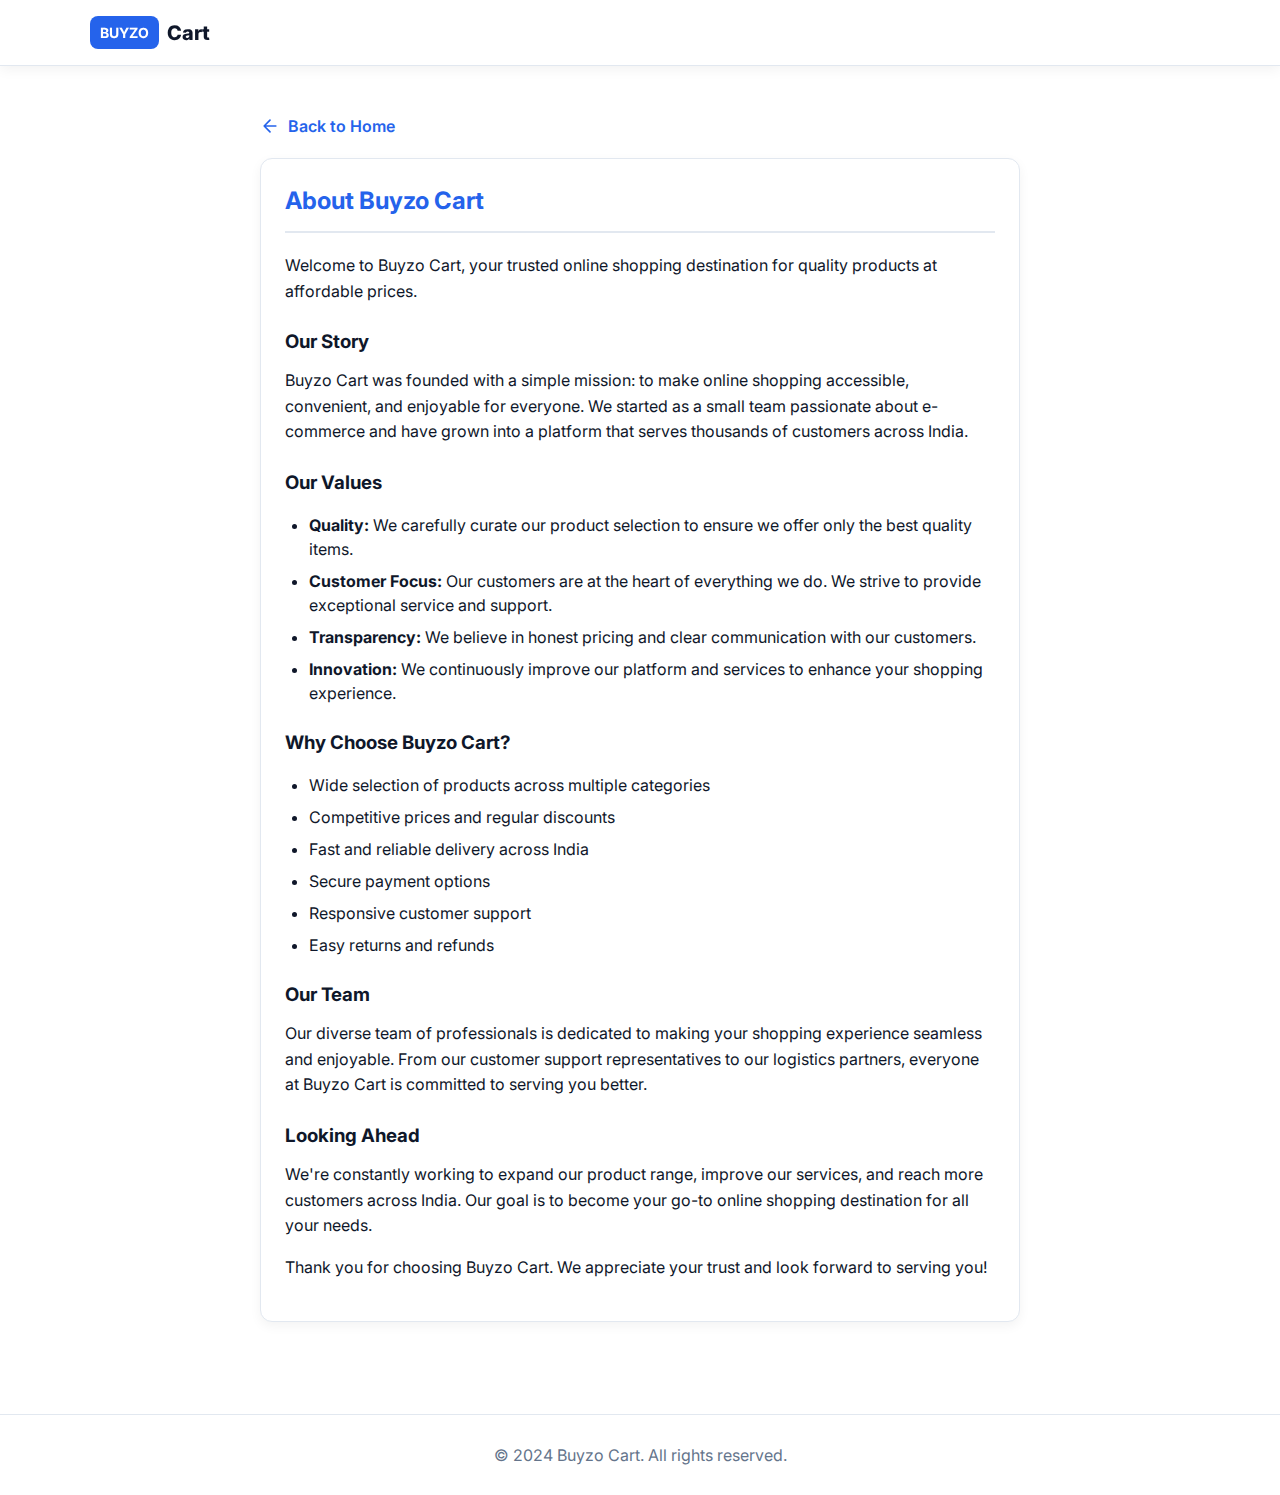
<file: about.html>
<!DOCTYPE html>
<html lang="en">
<head>
  <meta charset="utf-8" />
  <meta name="viewport" content="width=device-width,initial-scale=1" />
  <title>About Us - Buyzocart Shop</title>
  <link rel="icon" type="image/png" href="favicon.png">
  <link rel="icon" type="image/png" sizes="32x32" href="favicon-32.png">
  <link rel="icon" type="image/png" sizes="48x48" href="favicon-48.png">
  <link rel="apple-touch-icon" sizes="180x180" href="favicon-180.png">
  <link rel="icon" type="image/png" sizes="512x512" href="favicon-512.png">
  <meta name="description" content="Learn more about Buyzo Cart - Your trusted online shopping destination."/>
  <meta name="robots" content="index, follow">
  <link rel="canonical" href="https://buyzocartshop.com/about.html">
  <meta property="og:image" content="https://buyzocartshop.com/logo.png">
  <link rel="preconnect" href="https://fonts.googleapis.com">
  <link rel="preconnect" href="https://fonts.gstatic.com" crossorigin>
  <link href="https://fonts.googleapis.com/css2?family=Inter:wght@300;400;500;600;700&display=swap" rel="stylesheet">
  <style>
    /* Same CSS as privacy.html */
    :root {
      --bg: #ffffff;
      --card: #ffffff;
      --accent: #2563eb;
      --accent-hover: #1d4ed8;
      --muted: #64748b;
      --muted-light: #94a3b8;
      --success: #22c55e;
      --error: #ef4444;
      --shadow: 0 4px 12px rgba(0, 0, 0, 0.05);
      --shadow-hover: 0 6px 16px rgba(0, 0, 0, 0.08);
      --ring: #dbeafe;
      --ink: #0f172a;
      --ink-2: #334155;
      --border: #e2e8f0;
      --radius: 12px;
      --transition: all 0.3s ease;
    }

    [data-theme="dark"] {
      --bg: #0f172a;
      --card: #1e293b;
      --accent: #3b82f6;
      --accent-hover: #2563eb;
      --muted: #94a3b8;
      --muted-light: #64748b;
      --success: #22c55e;
      --error: #ef4444;
      --shadow: 0 4px 12px rgba(0, 0, 0, 0.2);
      --shadow-hover: 0 6px 16px rgba(0, 0, 0, 0.3);
      --ring: #1e3a8a;
      --ink: #f1f5f9;
      --ink-2: #cbd5e1;
      --border: #334155;
    }

    * {
      box-sizing: border-box;
      margin: 0;
      padding: 0;
      -webkit-tap-highlight-color: transparent;
    }

    body {
      font-family: 'Inter', system-ui, -apple-system, BlinkMacSystemFont, 'Segoe UI', Roboto, sans-serif;
      background: var(--bg);
      color: var(--ink);
      line-height: 1.5;
      -webkit-font-smoothing: antialiased;
      -webkit-user-select: none;
      -moz-user-select: none;
      -ms-user-select: none;
      user-select: none;
      transition: var(--transition);
    }

    a {
      color: inherit;
      text-decoration: none;
    }

    .container {
      max-width: 1100px;
      margin: 28px auto;
      padding: 0 20px;
      min-height: 70vh;
    }

    .policy-page {
      padding: 20px;
      max-width: 800px;
      margin: 0 auto;
    }
    
    .policy-content {
      background: var(--card);
      border-radius: var(--radius);
      padding: 24px;
      box-shadow: var(--shadow);
      margin-bottom: 24px;
      border: 1px solid var(--border);
    }
    
    .policy-content h2 {
      margin-top: 0;
      color: var(--accent);
      border-bottom: 2px solid var(--border);
      padding-bottom: 12px;
      margin-bottom: 20px;
    }
    
    .policy-content h3 {
      margin: 24px 0 12px;
      color: var(--ink);
    }
    
    .policy-content p {
      margin-bottom: 16px;
      line-height: 1.6;
    }
    
    .policy-content ul, .policy-content ol {
      margin: 16px 0;
      padding-left: 24px;
    }
    
    .policy-content li {
      margin-bottom: 8px;
    }
    
    .back-button {
      display: inline-flex;
      align-items: center;
      margin-bottom: 20px;
      color: var(--accent);
      font-weight: 600;
      cursor: pointer;
    }
    
    .back-button:hover {
      color: var(--accent-hover);
    }

    header {
      background: var(--card);
      box-shadow: var(--shadow);
      padding: 16px 24px;
      position: sticky;
      top: 0;
      z-index: 50;
      border-bottom: 1px solid var(--border);
      transition: var(--transition);
    }

    .header-inner {
      max-width: 1100px;
      margin: 0 auto;
      display: flex;
      align-items: center;
      gap: 16px;
      justify-content: space-between;
    }

    .brand {
      font-weight: 800;
      color: var(--ink);
      font-size: 20px;
      white-space: nowrap;
      display: flex;
      align-items: center;
      gap: 8px;
      cursor: pointer;
    }

    .brand .chip {
      background: var(--accent);
      color: #fff;
      font-weight: 700;
      padding: 6px 10px;
      border-radius: 8px;
      font-size: 14px;
    }

    footer {
      margin-top: 48px;
      text-align: center;
      color: var(--muted);
      padding: 28px 0;
      border-top: 1px solid var(--border);
      transition: var(--transition);
    }

    .footer-container {
      max-width: 1100px;
      margin: 0 auto;
      padding: 0 20px;
    }

    @media (max-width: 768px) {
      .container {
        padding: 0 16px;
      }
      
      .policy-content {
        padding: 16px;
      }
    }
  </style>
</head>
<body>
  <header>
    <div class="header-inner">
      <div class="brand" onclick="window.location.href='index.html'">
        <span class="chip">BUYZO</span>
        <span>Cart</span>
      </div>
    </div>
  </header>

  <main class="container">
    <div class="policy-page">
      <div class="back-button" onclick="window.location.href='index.html'">
        <svg xmlns="http://www.w3.org/2000/svg" width="20" height="20" viewBox="0 0 24 24" fill="none" stroke="currentColor" stroke-width="2" stroke-linecap="round" stroke-linejoin="round" style="margin-right: 8px;">
          <path d="M19 12H5M12 19l-7-7 7-7"/>
        </svg>
        Back to Home
      </div>
      
      <div class="policy-content">
        <h2>About Buyzo Cart</h2>
        
        <p>Welcome to Buyzo Cart, your trusted online shopping destination for quality products at affordable prices.</p>
        
        <h3>Our Story</h3>
        <p>Buyzo Cart was founded with a simple mission: to make online shopping accessible, convenient, and enjoyable for everyone. We started as a small team passionate about e-commerce and have grown into a platform that serves thousands of customers across India.</p>
        
        <h3>Our Values</h3>
        <ul>
          <li><strong>Quality:</strong> We carefully curate our product selection to ensure we offer only the best quality items.</li>
          <li><strong>Customer Focus:</strong> Our customers are at the heart of everything we do. We strive to provide exceptional service and support.</li>
          <li><strong>Transparency:</strong> We believe in honest pricing and clear communication with our customers.</li>
          <li><strong>Innovation:</strong> We continuously improve our platform and services to enhance your shopping experience.</li>
        </ul>
        
        <h3>Why Choose Buyzo Cart?</h3>
        <ul>
          <li>Wide selection of products across multiple categories</li>
          <li>Competitive prices and regular discounts</li>
          <li>Fast and reliable delivery across India</li>
          <li>Secure payment options</li>
          <li>Responsive customer support</li>
          <li>Easy returns and refunds</li>
        </ul>
        
        <h3>Our Team</h3>
        <p>Our diverse team of professionals is dedicated to making your shopping experience seamless and enjoyable. From our customer support representatives to our logistics partners, everyone at Buyzo Cart is committed to serving you better.</p>
        
        <h3>Looking Ahead</h3>
        <p>We're constantly working to expand our product range, improve our services, and reach more customers across India. Our goal is to become your go-to online shopping destination for all your needs.</p>
        
        <p>Thank you for choosing Buyzo Cart. We appreciate your trust and look forward to serving you!</p>
      </div>
    </div>
  </main>

  <footer>
    <div class="footer-container">
      <div class="copyright">
        &copy; 2024 Buyzo Cart. All rights reserved.
      </div>
    </div>
  </footer>
</body>
</html>
</file>
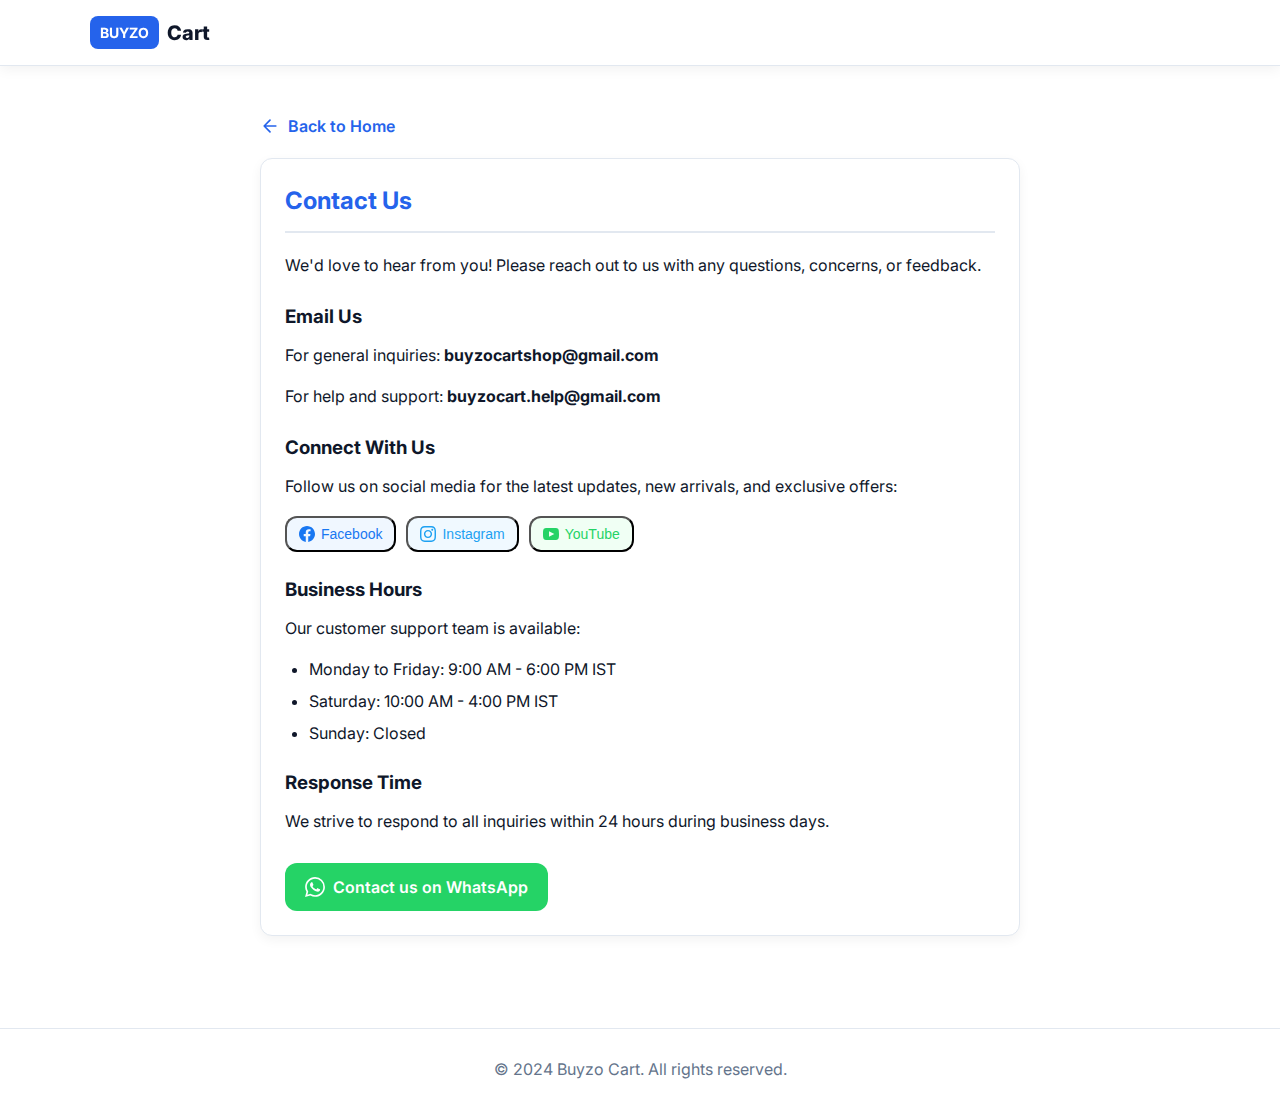
<file: contact.html>
<!DOCTYPE html>
<html lang="en">
<head>
  <meta charset="utf-8" />
  <meta name="viewport" content="width=device-width,initial-scale=1" />
  <title>Contact Us - Buyzocart Shop</title>
  <link rel="icon" type="image/png" href="favicon.png">
  <link rel="icon" type="image/png" sizes="32x32" href="favicon-32.png">
  <link rel="icon" type="image/png" sizes="48x48" href="favicon-48.png">
  <link rel="apple-touch-icon" sizes="180x180" href="favicon-180.png">
  <link rel="icon" type="image/png" sizes="512x512" href="favicon-512.png">
  <meta name="description" content="Contact Buyzo Cart - Get in touch with our customer support team."/>
  <meta name="robots" content="index, follow">
  <link rel="canonical" href="https://buyzocartshop.com/contact.html">
  <meta property="og:image" content="https://buyzocartshop.com/logo.png">
  <link rel="preconnect" href="https://fonts.googleapis.com">
  <link rel="preconnect" href="https://fonts.gstatic.com" crossorigin>
  <link href="https://fonts.googleapis.com/css2?family=Inter:wght@300;400;500;600;700&display=swap" rel="stylesheet">
  <style>
    /* Same CSS as privacy.html */
    :root {
      --bg: #ffffff;
      --card: #ffffff;
      --accent: #2563eb;
      --accent-hover: #1d4ed8;
      --muted: #64748b;
      --muted-light: #94a3b8;
      --success: #22c55e;
      --error: #ef4444;
      --shadow: 0 4px 12px rgba(0, 0, 0, 0.05);
      --shadow-hover: 0 6px 16px rgba(0, 0, 0, 0.08);
      --ring: #dbeafe;
      --ink: #0f172a;
      --ink-2: #334155;
      --border: #e2e8f0;
      --radius: 12px;
      --transition: all 0.3s ease;
    }

    [data-theme="dark"] {
      --bg: #0f172a;
      --card: #1e293b;
      --accent: #3b82f6;
      --accent-hover: #2563eb;
      --muted: #94a3b8;
      --muted-light: #64748b;
      --success: #22c55e;
      --error: #ef4444;
      --shadow: 0 4px 12px rgba(0, 0, 0, 0.2);
      --shadow-hover: 0 6px 16px rgba(0, 0, 0, 0.3);
      --ring: #1e3a8a;
      --ink: #f1f5f9;
      --ink-2: #cbd5e1;
      --border: #334155;
    }

    * {
      box-sizing: border-box;
      margin: 0;
      padding: 0;
      -webkit-tap-highlight-color: transparent;
    }

    body {
      font-family: 'Inter', system-ui, -apple-system, BlinkMacSystemFont, 'Segoe UI', Roboto, sans-serif;
      background: var(--bg);
      color: var(--ink);
      line-height: 1.5;
      -webkit-font-smoothing: antialiased;
      -webkit-user-select: none;
      -moz-user-select: none;
      -ms-user-select: none;
      user-select: none;
      transition: var(--transition);
    }

    a {
      color: inherit;
      text-decoration: none;
    }

    .container {
      max-width: 1100px;
      margin: 28px auto;
      padding: 0 20px;
      min-height: 70vh;
    }

    .policy-page {
      padding: 20px;
      max-width: 800px;
      margin: 0 auto;
    }
    
    .policy-content {
      background: var(--card);
      border-radius: var(--radius);
      padding: 24px;
      box-shadow: var(--shadow);
      margin-bottom: 24px;
      border: 1px solid var(--border);
    }
    
    .policy-content h2 {
      margin-top: 0;
      color: var(--accent);
      border-bottom: 2px solid var(--border);
      padding-bottom: 12px;
      margin-bottom: 20px;
    }
    
    .policy-content h3 {
      margin: 24px 0 12px;
      color: var(--ink);
    }
    
    .policy-content p {
      margin-bottom: 16px;
      line-height: 1.6;
    }
    
    .policy-content ul, .policy-content ol {
      margin: 16px 0;
      padding-left: 24px;
    }
    
    .policy-content li {
      margin-bottom: 8px;
    }
    
    .back-button {
      display: inline-flex;
      align-items: center;
      margin-bottom: 20px;
      color: var(--accent);
      font-weight: 600;
      cursor: pointer;
    }
    
    .back-button:hover {
      color: var(--accent-hover);
    }

    .social-sharing {
      display: flex;
      gap: 10px;
      margin-top: 20px;
    }

    .share-btn {
      display: flex;
      align-items: center;
      gap: 6px;
      padding: 8px 12px;
      border-radius: var(--radius);
      background: #f1f5f9;
      color: var(--ink);
      font-size: 14px;
      cursor: pointer;
      transition: all 0.2s ease;
    }

    .share-btn:hover {
      background: #e2e8f0;
      transform: translateY(-1px);
    }

    .share-btn.facebook { background: #f0f7ff; color: #1877f2; }
    .share-btn.twitter { background: #f0f9ff; color: #1da1f2; }
    .share-btn.whatsapp { background: #f0fff4; color: #25d366; }

    .whatsapp-contact-button {
      display: inline-flex;
      align-items: center;
      gap: 8px;
      background: #25D366;
      color: white;
      padding: 12px 20px;
      border-radius: var(--radius);
      font-weight: 600;
      margin-top: 12px;
      transition: all 0.2s ease;
      cursor: pointer;
    }

    .whatsapp-contact-button:hover {
      background: #128C7E;
      transform: translateY(-2px);
    }

    header {
      background: var(--card);
      box-shadow: var(--shadow);
      padding: 16px 24px;
      position: sticky;
      top: 0;
      z-index: 50;
      border-bottom: 1px solid var(--border);
      transition: var(--transition);
    }

    .header-inner {
      max-width: 1100px;
      margin: 0 auto;
      display: flex;
      align-items: center;
      gap: 16px;
      justify-content: space-between;
    }

    .brand {
      font-weight: 800;
      color: var(--ink);
      font-size: 20px;
      white-space: nowrap;
      display: flex;
      align-items: center;
      gap: 8px;
      cursor: pointer;
    }

    .brand .chip {
      background: var(--accent);
      color: #fff;
      font-weight: 700;
      padding: 6px 10px;
      border-radius: 8px;
      font-size: 14px;
    }

    footer {
      margin-top: 48px;
      text-align: center;
      color: var(--muted);
      padding: 28px 0;
      border-top: 1px solid var(--border);
      transition: var(--transition);
    }

    .footer-container {
      max-width: 1100px;
      margin: 0 auto;
      padding: 0 20px;
    }

    @media (max-width: 768px) {
      .container {
        padding: 0 16px;
      }
      
      .policy-content {
        padding: 16px;
      }

      .social-sharing {
        flex-direction: column;
      }
    }
  </style>
</head>
<body>
  <header>
    <div class="header-inner">
      <div class="brand" onclick="window.location.href='index.html'">
        <span class="chip">BUYZO</span>
        <span>Cart</span>
      </div>
    </div>
  </header>

  <main class="container">
    <div class="policy-page">
      <div class="back-button" onclick="window.location.href='index.html'">
        <svg xmlns="http://www.w3.org/2000/svg" width="20" height="20" viewBox="0 0 24 24" fill="none" stroke="currentColor" stroke-width="2" stroke-linecap="round" stroke-linejoin="round" style="margin-right: 8px;">
          <path d="M19 12H5M12 19l-7-7 7-7"/>
        </svg>
        Back to Home
      </div>
      
      <div class="policy-content">
        <h2>Contact Us</h2>
        
        <p>We'd love to hear from you! Please reach out to us with any questions, concerns, or feedback.</p>
        
        <h3>Email Us</h3>
        <p>For general inquiries: <a href="mailto:buyzocartshop@gmail.com"><strong>buyzocartshop@gmail.com</strong></a></p>
        <p>For help and support: <a href="mailto:buyzocart.help@gmail.com"><strong>buyzocart.help@gmail.com</strong></a></p>
        
        <h3>Connect With Us</h3>
        <p>Follow us on social media for the latest updates, new arrivals, and exclusive offers:</p>
        
        <div class="social-sharing" style="justify-content: flex-start; margin-top: 16px;">
          <button class="share-btn facebook" onclick="window.open('https://www.facebook.com/share/17G9Bu9fmH/', '_blank', 'noopener,noreferrer')">
            <svg xmlns="http://www.w3.org/2000/svg" width="16" height="16" viewBox="0 0 24 24" fill="currentColor">
              <path d="M24 12.073c0-6.627-5.373-12-12-12s-12 5.373-12 12c0 5.99 4.388 10.954 10.125 11.854v-8.385H7.078v-3.47h3.047V9.43c0-3.007 1.792-4.669 4.533-4.669 1.312 0 2.686.235 2.686.235v2.953H15.83c-1.491 0-1.956.925-1.956 1.874v2.25h3.328l-.532 3.47h-2.796v8.385C19.612 23.027 24 18.062 24 12.073z"/>
            </svg>
            Facebook
          </button>
          <button class="share-btn twitter" onclick="window.open('https://www.instagram.com/buyzo.cart?igsh=d2Mxc2EwMW45cWwy', '_blank', 'noopener,noreferrer')">
            <svg xmlns="http://www.w3.org/2000/svg" width="16" height="16" viewBox="0 0 24 24" fill="currentColor">
              <path d="M12 2.163c3.204 0 3.584.012 4.85.07 3.252.148 4.771 1.691 4.919 4.919.058 1.265.069 1.645.069 4.849 0 3.205-.012 3.584-.069 4.849-.149 3.225-1.664 4.771-4.919 4.919-1.266.058-1.644.07-4.85.07-3.204 0-3.584-.012-4.849-.07-3.26-.149-4.771-1.699-4.919-4.92-.058-1.265-.07-1.644-.07-4.849 0-3.204.013-3.583.07-4.849.149-3.227 1.664-4.771 4.919-4.919 1.266-.057 1.645-.069 4.849-.069zm0-2.163c-3.259 0-3.667.014-4.947.072-4.358.2-6.78 2.618-6.98 6.98-.059 1.281-.073 1.689-.073 4.948 0 3.259.014 3.668.072 4.948.2 4.358 2.618 6.78 6.98 6.98 1.281.058 1.689.072 4.948.072 3.259 0 3.668-.014 4.948-.072 4.354-.2 6.782-2.618 6.979-6.98.059-1.28.073-1.689.073-4.948 0-3.259-.014-3.667-.072-4.947-.196-4.354-2.617-6.78-6.979-6.98-1.281-.059-1.69-.073-4.949-.073zm0 5.838c-3.403 0-6.162 2.759-6.162 6.162s2.759 6.163 6.162 6.163 6.162-2.759 6.162-6.163c0-3.403-2.759-6.162-6.162-6.162zm0 10.162c-2.209 0-4-1.79-4-4 0-2.209 1.791-4 4-4s4 1.791 4 4c0 2.21-1.791 4-4 4zm6.406-11.845c-.796 0-1.441.645-1.441 1.44s.645 1.44 1.441 1.44c.795 0 1.439-.645 1.439-1.44s-.644-1.44-1.439-1.44z"/>
            </svg>
            Instagram
          </button>
          <button class="share-btn whatsapp" onclick="window.open('https://www.youtube.com/@BuyzoCart', '_blank', 'noopener,noreferrer')">
            <svg xmlns="http://www.w3.org/2000/svg" width="16" height="16" viewBox="0 0 24 24" fill="currentColor">
              <path d="M19.615 3.184c-3.604-.246-11.631-.245-15.23 0-3.897.266-4.356 2.62-4.385 8.816.029 6.185.484 8.549 4.385 8.816 3.6.245 11.626.246 15.23 0 3.897-.266 4.356-2.62 4.385-8.816-.029-6.185-.484-8.549-4.385-8.816zm-10.615 12.816v-8l8 3.993-8 4.007z"/>
            </svg>
            YouTube
          </button>
        </div>
        
        <h3>Business Hours</h3>
        <p>Our customer support team is available:</p>
        <ul>
          <li>Monday to Friday: 9:00 AM - 6:00 PM IST</li>
          <li>Saturday: 10:00 AM - 4:00 PM IST</li>
          <li>Sunday: Closed</li>
        </ul>
        
        <h3>Response Time</h3>
        <p>We strive to respond to all inquiries within 24 hours during business days.</p>
        
        <div class="whatsapp-contact-button" onclick="window.open('https://wa.me/919557987574', '_blank', 'noopener,noreferrer')">
          <svg xmlns="http://www.w3.org/2000/svg" width="20" height="20" viewBox="0 0 24 24" fill="currentColor">
            <path d="M17.472 14.382c-.297-.149-1.758-.867-2.03-.967-.273-.099-.471-.148-.67.15-.197.297-.767.966-.94 1.164-.173.199-.347.223-.644.075-.297-.15-1.255-.463-2.39-1.475-.883-.788-1.48-1.761-1.653-2.059-.173-.297-.018-.458.13-.606.134-.133.298-.347.446-.52.149-.174.198-.298.298-.497.099-.198.05-.371-.025-.52-.075-.149-.669-1.612-.916-2.207-.242-.579-.487-.5-.669-.51-.173-.008-.371-.01-.57-.01-.198 0-.52.074-.792.372-.272.297-1.04 1.016-1.04 2.479 0 1.462 1.065 2.875 1.213 3.074.149.198 2.096 3.2 5.077 4.487.709.306 1.262.489 1.694.625.712.227 1.36.195 1.871.118.571-.085 1.758-.719 2.006-1.413.248-.694.248-1.289.173-1.413-.074-.124-.272-.198-.57-.347m-5.421 7.403h-.004a9.87 9.87 0 01-5.031-1.378l-.361-.214-3.741.982.998-3.648-.235-.374a9.86 9.86 0 01-1.51-5.26c.001-5.45 4.436-9.884 9.888-9.884 2.64 0 5.122 1.03 6.988 2.898a9.825 9.825 0 012.893 6.994c-.003 5.45-4.437 9.884-9.885 9.884m8.413-18.297A11.815 11.815 0 0012.05 0C5.495 0 .16 5.335 .157 11.892c0 2.096.547 4.142 1.588 5.945L.057 24l6.305-1.654a11.882 11.882 0 005.683 1.448h.005c6.554 0 11.89-5.335 11.893-11.893a11.821 11.821 0 00-3.48-8.413z"/>
          </svg>
          Contact us on WhatsApp
        </div>
      </div>
    </div>
  </main>

  <footer>
    <div class="footer-container">
      <div class="copyright">
        &copy; 2024 Buyzo Cart. All rights reserved.
      </div>
    </div>
  </footer>
</body>
</html>
</file>
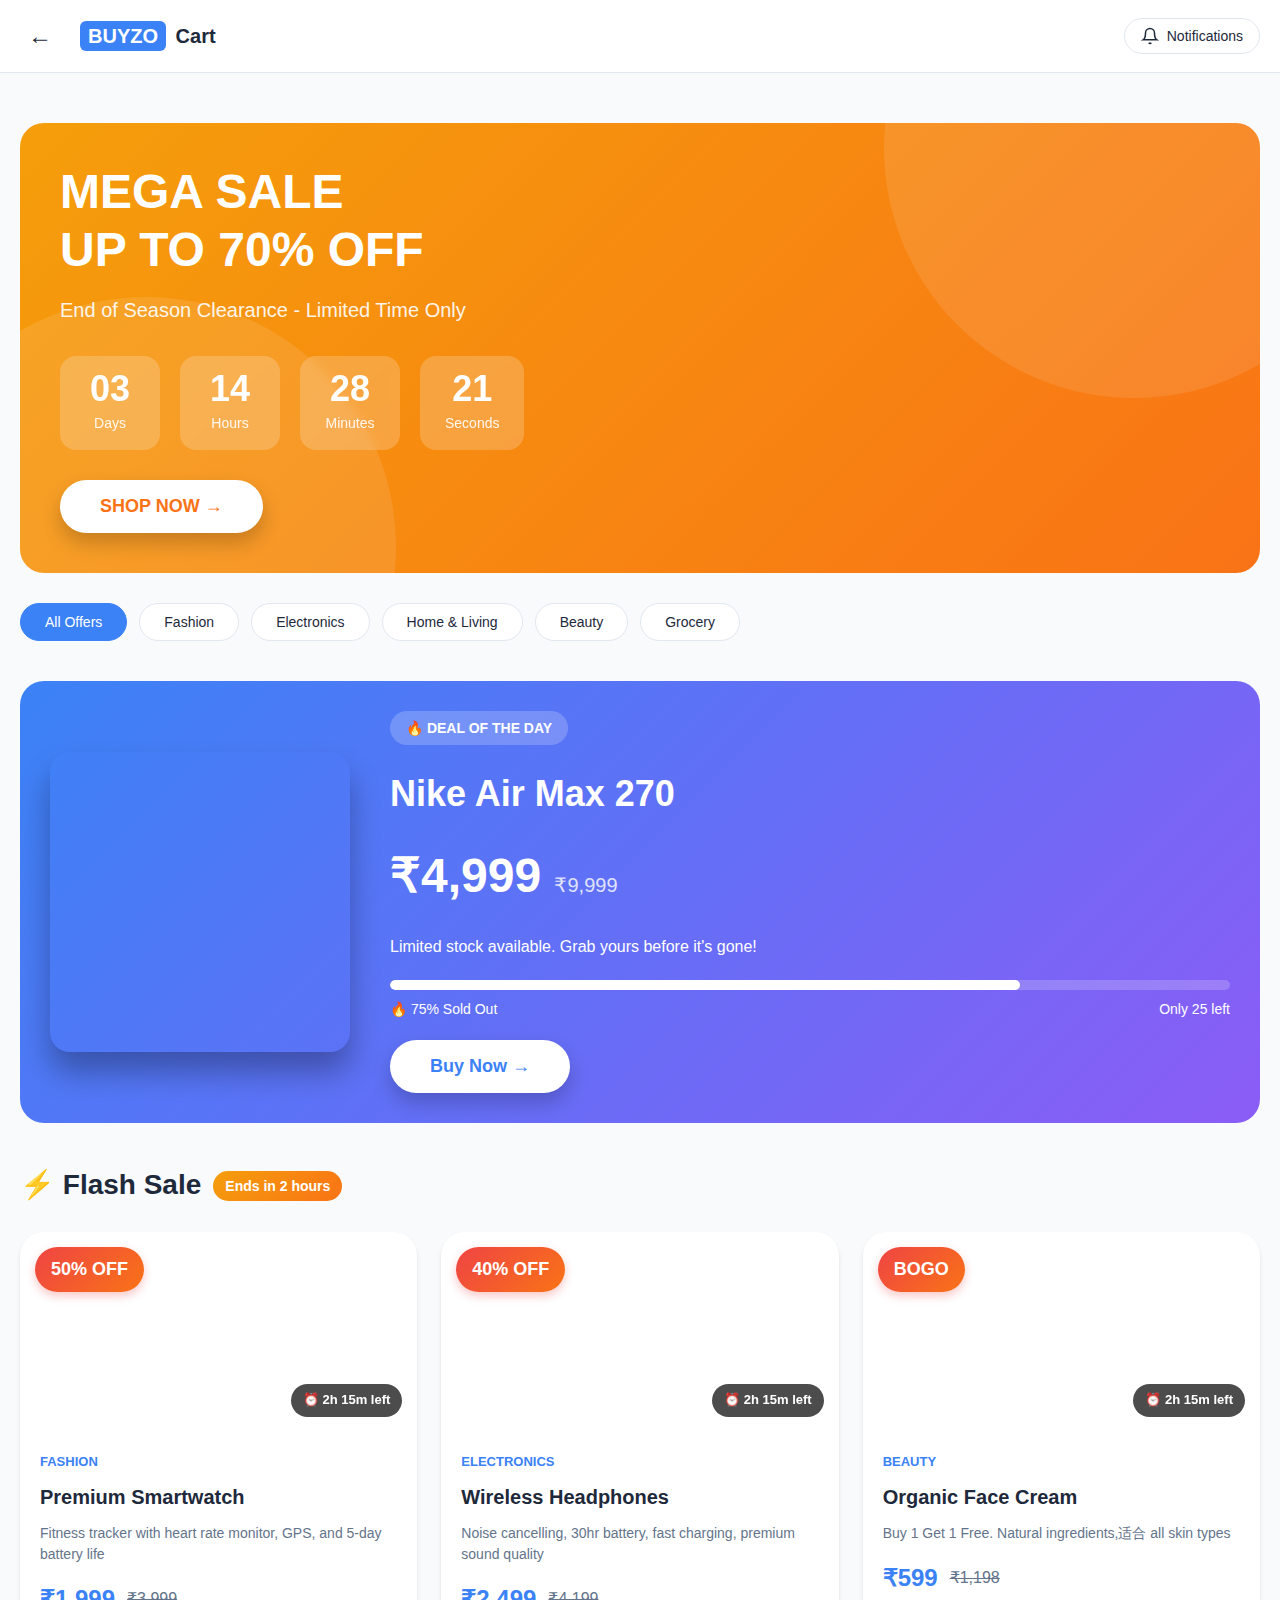
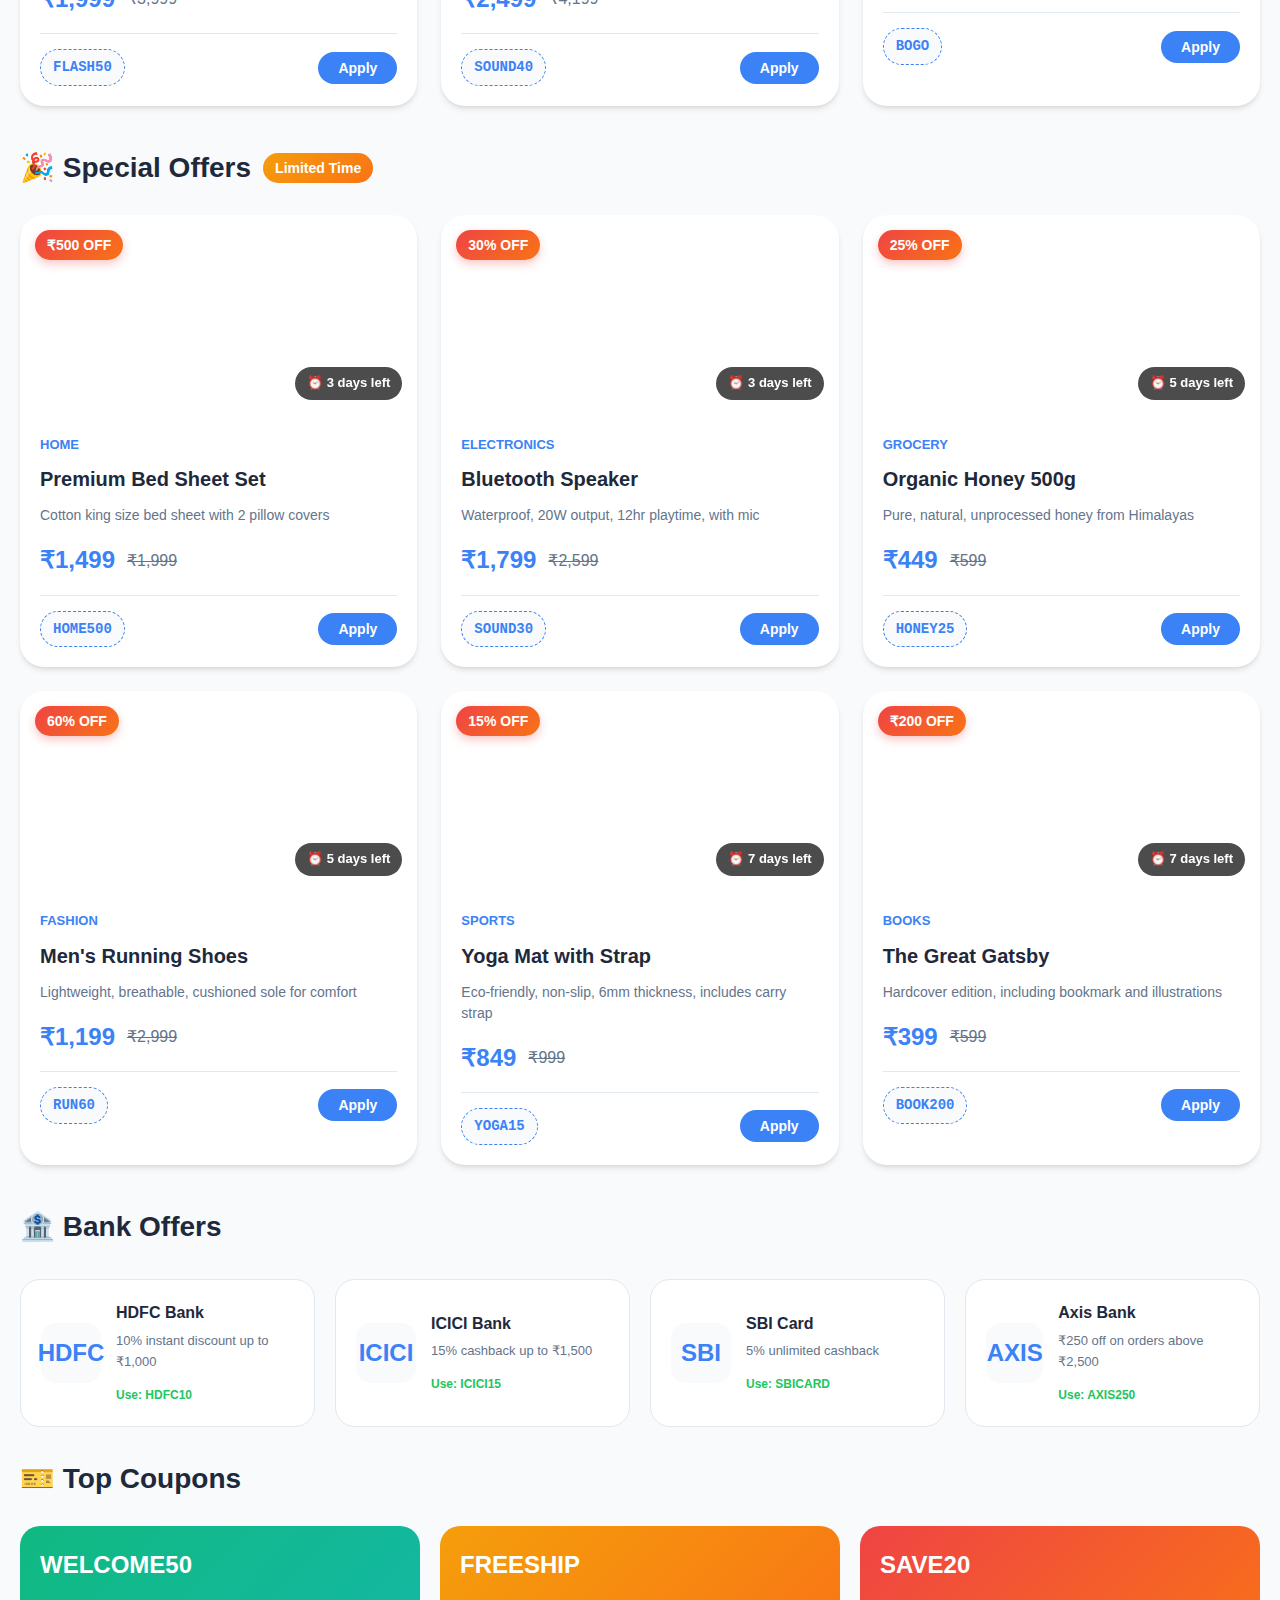
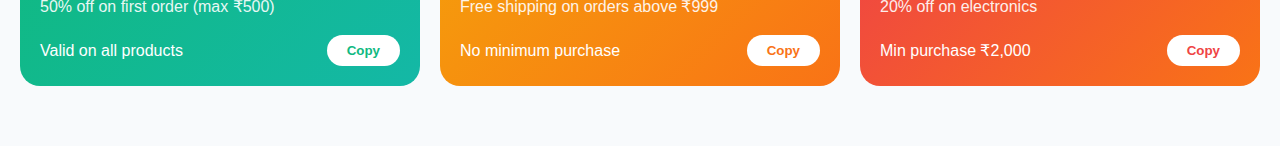
<file: offer.html>
<!DOCTYPE html>
<html lang="en">
<head>
  <meta charset="UTF-8">
  <meta name="viewport" content="width=device-width, initial-scale=1.0">
  <title>Offers & Deals - Buyzo Cart</title>
  <style>
    * {
      margin: 0;
      padding: 0;
      box-sizing: border-box;
    }

    body {
      font-family: 'Inter', -apple-system, BlinkMacSystemFont, sans-serif;
      background: var(--bg-primary);
      color: var(--text-primary);
      line-height: 1.6;
      min-height: 100vh;
    }

    :root {
      --bg-primary: #f8fafc;
      --bg-secondary: #ffffff;
      --text-primary: #1e293b;
      --text-secondary: #64748b;
      --border-color: #e2e8f0;
      --accent-color: #3b82f6;
      --accent-hover: #2563eb;
      --danger-color: #ef4444;
      --success-color: #22c55e;
      --warning-color: #f59e0b;
      --card-shadow: 0 4px 6px -1px rgb(0 0 0 / 0.1), 0 2px 4px -2px rgb(0 0 0 / 0.1);
      --gradient-gold: linear-gradient(135deg, #f59e0b, #f97316);
      --gradient-blue: linear-gradient(135deg, #3b82f6, #8b5cf6);
      --gradient-green: linear-gradient(135deg, #10b981, #14b8a6);
      --gradient-red: linear-gradient(135deg, #ef4444, #f97316);
    }

    [data-theme="dark"] {
      --bg-primary: #0f172a;
      --bg-secondary: #1e293b;
      --text-primary: #f1f5f9;
      --text-secondary: #94a3b8;
      --border-color: #334155;
    }

    .container {
      max-width: 1400px;
      margin: 0 auto;
      padding: 20px;
    }

    /* Header Styles */
    .header {
      background: var(--bg-secondary);
      border-bottom: 1px solid var(--border-color);
      position: sticky;
      top: 0;
      z-index: 100;
      backdrop-filter: blur(8px);
    }

    .header-content {
      max-width: 1400px;
      margin: 0 auto;
      padding: 16px 20px;
      display: flex;
      align-items: center;
      gap: 20px;
    }

    .back-btn {
      background: none;
      border: none;
      color: var(--text-primary);
      font-size: 24px;
      cursor: pointer;
      width: 40px;
      height: 40px;
      display: flex;
      align-items: center;
      justify-content: center;
      border-radius: 50%;
      transition: background 0.2s;
    }

    .back-btn:hover {
      background: var(--border-color);
    }

    .brand {
      font-size: 20px;
      font-weight: 700;
      flex: 1;
      cursor: pointer;
    }

    .chip {
      background: var(--accent-color);
      color: white;
      padding: 4px 8px;
      border-radius: 6px;
      margin-right: 4px;
    }

    .header-actions {
      display: flex;
      gap: 12px;
    }

    .icon-btn {
      background: none;
      border: 1px solid var(--border-color);
      padding: 8px 16px;
      border-radius: 20px;
      color: var(--text-primary);
      cursor: pointer;
      display: flex;
      align-items: center;
      gap: 8px;
      font-size: 14px;
      transition: all 0.2s;
    }

    .icon-btn:hover {
      background: var(--border-color);
    }

    /* Hero Section */
    .hero-banner {
      background: var(--gradient-gold);
      border-radius: 24px;
      padding: 40px;
      margin: 30px 0;
      color: white;
      position: relative;
      overflow: hidden;
    }

    .hero-banner::before {
      content: '';
      position: absolute;
      top: -50%;
      right: -10%;
      width: 500px;
      height: 500px;
      background: rgba(255,255,255,0.1);
      border-radius: 50%;
    }

    .hero-banner::after {
      content: '';
      position: absolute;
      bottom: -50%;
      left: -10%;
      width: 500px;
      height: 500px;
      background: rgba(255,255,255,0.1);
      border-radius: 50%;
    }

    .hero-content {
      position: relative;
      z-index: 1;
      max-width: 600px;
    }

    .hero-title {
      font-size: 48px;
      font-weight: 800;
      margin-bottom: 16px;
      line-height: 1.2;
    }

    .hero-subtitle {
      font-size: 20px;
      margin-bottom: 30px;
      opacity: 0.9;
    }

    .countdown-timer {
      display: flex;
      gap: 20px;
      margin-bottom: 30px;
    }

    .timer-block {
      background: rgba(255,255,255,0.2);
      backdrop-filter: blur(4px);
      padding: 15px 25px;
      border-radius: 16px;
      text-align: center;
      min-width: 100px;
    }

    .timer-number {
      font-size: 36px;
      font-weight: 800;
      line-height: 1;
    }

    .timer-label {
      font-size: 14px;
      opacity: 0.9;
      margin-top: 5px;
    }

    .shop-now-btn {
      background: white;
      color: #f97316;
      border: none;
      padding: 16px 40px;
      border-radius: 40px;
      font-size: 18px;
      font-weight: 700;
      cursor: pointer;
      transition: all 0.3s;
      box-shadow: 0 10px 20px rgba(0,0,0,0.2);
    }

    .shop-now-btn:hover {
      transform: translateY(-2px);
      box-shadow: 0 15px 30px rgba(0,0,0,0.3);
    }

    /* Category Filter */
    .category-filters {
      display: flex;
      gap: 12px;
      margin-bottom: 30px;
      flex-wrap: wrap;
    }

    .category-btn {
      padding: 10px 24px;
      border: 1px solid var(--border-color);
      border-radius: 30px;
      background: var(--bg-secondary);
      color: var(--text-primary);
      cursor: pointer;
      font-size: 14px;
      font-weight: 500;
      transition: all 0.2s;
    }

    .category-btn.active {
      background: var(--accent-color);
      color: white;
      border-color: var(--accent-color);
    }

    .category-btn:hover:not(.active) {
      background: var(--border-color);
    }

    /* Offer Grid */
    .section-title {
      font-size: 28px;
      font-weight: 700;
      margin-bottom: 24px;
      display: flex;
      align-items: center;
      gap: 12px;
    }

    .section-title span {
      background: var(--gradient-gold);
      color: white;
      padding: 4px 12px;
      border-radius: 20px;
      font-size: 14px;
    }

    .offer-grid {
      display: grid;
      grid-template-columns: repeat(auto-fill, minmax(350px, 1fr));
      gap: 24px;
      margin-bottom: 40px;
    }

    .offer-card {
      background: var(--bg-secondary);
      border-radius: 24px;
      overflow: hidden;
      box-shadow: var(--card-shadow);
      transition: all 0.3s;
      position: relative;
      cursor: pointer;
    }

    .offer-card:hover {
      transform: translateY(-5px);
      box-shadow: 0 20px 30px rgba(0,0,0,0.15);
    }

    .offer-badge {
      position: absolute;
      top: 15px;
      left: 15px;
      background: var(--gradient-red);
      color: white;
      padding: 8px 16px;
      border-radius: 30px;
      font-weight: 700;
      font-size: 18px;
      z-index: 1;
      box-shadow: 0 4px 10px rgba(239,68,68,0.3);
    }

    .offer-badge.small {
      font-size: 14px;
      padding: 4px 12px;
    }

    .offer-image {
      height: 200px;
      background-size: cover;
      background-position: center;
      position: relative;
    }

    .offer-timer {
      position: absolute;
      bottom: 15px;
      right: 15px;
      background: rgba(0,0,0,0.7);
      color: white;
      padding: 6px 12px;
      border-radius: 20px;
      font-size: 13px;
      font-weight: 600;
      backdrop-filter: blur(4px);
    }

    .offer-content {
      padding: 20px;
    }

    .offer-category {
      color: var(--accent-color);
      font-size: 13px;
      font-weight: 600;
      text-transform: uppercase;
      margin-bottom: 8px;
    }

    .offer-title {
      font-size: 20px;
      font-weight: 700;
      margin-bottom: 10px;
      color: var(--text-primary);
    }

    .offer-desc {
      color: var(--text-secondary);
      font-size: 14px;
      margin-bottom: 15px;
      line-height: 1.5;
    }

    .offer-price {
      display: flex;
      align-items: center;
      gap: 12px;
      margin-bottom: 15px;
    }

    .current-price {
      font-size: 24px;
      font-weight: 800;
      color: var(--accent-color);
    }

    .original-price {
      font-size: 16px;
      color: var(--text-secondary);
      text-decoration: line-through;
    }

    .offer-footer {
      display: flex;
      justify-content: space-between;
      align-items: center;
      margin-top: 15px;
      padding-top: 15px;
      border-top: 1px solid var(--border-color);
    }

    .offer-code {
      background: var(--bg-primary);
      padding: 6px 12px;
      border-radius: 20px;
      font-family: monospace;
      font-size: 14px;
      font-weight: 600;
      color: var(--accent-color);
      border: 1px dashed var(--accent-color);
    }

    .offer-btn {
      background: var(--accent-color);
      color: white;
      border: none;
      padding: 8px 20px;
      border-radius: 20px;
      font-size: 14px;
      font-weight: 600;
      cursor: pointer;
      transition: background 0.2s;
    }

    .offer-btn:hover {
      background: var(--accent-hover);
    }

    /* Deal of the Day */
    .deal-day {
      background: var(--gradient-blue);
      border-radius: 24px;
      padding: 30px;
      margin: 40px 0;
      display: flex;
      gap: 40px;
      align-items: center;
      color: white;
    }

    .deal-image {
      width: 300px;
      height: 300px;
      border-radius: 20px;
      background-size: cover;
      background-position: center;
      box-shadow: 0 20px 30px rgba(0,0,0,0.3);
    }

    .deal-content {
      flex: 1;
    }

    .deal-label {
      background: rgba(255,255,255,0.2);
      display: inline-block;
      padding: 6px 16px;
      border-radius: 30px;
      font-size: 14px;
      font-weight: 600;
      margin-bottom: 20px;
    }

    .deal-title {
      font-size: 36px;
      font-weight: 800;
      margin-bottom: 15px;
    }

    .deal-price {
      font-size: 48px;
      font-weight: 900;
      margin-bottom: 20px;
    }

    .deal-price small {
      font-size: 20px;
      font-weight: 400;
      opacity: 0.8;
    }

    .deal-progress {
      margin: 20px 0;
    }

    .progress-bar {
      width: 100%;
      height: 10px;
      background: rgba(255,255,255,0.2);
      border-radius: 10px;
      overflow: hidden;
    }

    .progress-fill {
      height: 100%;
      background: white;
      border-radius: 10px;
      width: 75%;
    }

    .progress-text {
      display: flex;
      justify-content: space-between;
      margin-top: 8px;
      font-size: 14px;
    }

    /* Bank Offers */
    .bank-offers {
      display: grid;
      grid-template-columns: repeat(auto-fill, minmax(250px, 1fr));
      gap: 20px;
      margin: 30px 0;
    }

    .bank-card {
      background: var(--bg-secondary);
      border-radius: 20px;
      padding: 20px;
      display: flex;
      align-items: center;
      gap: 15px;
      border: 1px solid var(--border-color);
    }

    .bank-logo {
      width: 60px;
      height: 60px;
      background: var(--bg-primary);
      border-radius: 15px;
      display: flex;
      align-items: center;
      justify-content: center;
      font-size: 24px;
      font-weight: 800;
      color: var(--accent-color);
    }

    .bank-info h4 {
      font-size: 16px;
      font-weight: 700;
      margin-bottom: 5px;
    }

    .bank-info p {
      font-size: 13px;
      color: var(--text-secondary);
      margin-bottom: 8px;
    }

    .bank-code {
      font-size: 12px;
      font-weight: 600;
      color: var(--success-color);
    }

    /* Responsive */
    @media (max-width: 768px) {
      .hero-title {
        font-size: 32px;
      }

      .countdown-timer {
        flex-wrap: wrap;
      }

      .timer-block {
        min-width: 70px;
        padding: 10px;
      }

      .timer-number {
        font-size: 24px;
      }

      .deal-day {
        flex-direction: column;
        text-align: center;
      }

      .deal-image {
        width: 100%;
        height: 250px;
      }

      .offer-grid {
        grid-template-columns: 1fr;
      }
    }

    @media (max-width: 480px) {
      .hero-banner {
        padding: 30px 20px;
      }

      .hero-title {
        font-size: 28px;
      }

      .category-filters {
        gap: 8px;
      }

      .category-btn {
        padding: 8px 16px;
        font-size: 13px;
      }
    }

    /* Toast */
    .toast {
      position: fixed;
      bottom: 20px;
      right: 20px;
      background: var(--bg-secondary);
      color: var(--text-primary);
      padding: 12px 24px;
      border-radius: 8px;
      box-shadow: var(--card-shadow);
      transform: translateX(400px);
      transition: transform 0.3s ease;
      z-index: 1000;
      border-left: 4px solid var(--success-color);
    }

    .toast.show {
      transform: translateX(0);
    }
  </style>
</head>
<body>
  <div class="header">
    <div class="header-content">
      <button class="back-btn" onclick="goBack()">←</button>
      <div class="brand" onclick="goToHome()">
        <span class="chip">BUYZO</span>
        <span>Cart</span>
      </div>
      <div class="header-actions">
        <button class="icon-btn" onclick="window.location.href='notification.html'">
          <svg width="18" height="18" viewBox="0 0 24 24" fill="none" stroke="currentColor" stroke-width="2">
            <path d="M18 8a6 6 0 0 0-12 0c0 7-3 9-3 9h18s-3-2-3-9"></path>
            <path d="M13.7 21a2 2 0 0 1-3.4 0"></path>
          </svg>
          <span>Notifications</span>
        </button>
      </div>
    </div>
  </div>

  <main class="container">
    <!-- Hero Banner -->
    <div class="hero-banner">
      <div class="hero-content">
        <h1 class="hero-title">MEGA SALE<br>UP TO 70% OFF</h1>
        <p class="hero-subtitle">End of Season Clearance - Limited Time Only</p>
        
        <div class="countdown-timer" id="countdown">
          <div class="timer-block">
            <div class="timer-number" id="days">00</div>
            <div class="timer-label">Days</div>
          </div>
          <div class="timer-block">
            <div class="timer-number" id="hours">00</div>
            <div class="timer-label">Hours</div>
          </div>
          <div class="timer-block">
            <div class="timer-number" id="minutes">00</div>
            <div class="timer-label">Minutes</div>
          </div>
          <div class="timer-block">
            <div class="timer-number" id="seconds">00</div>
            <div class="timer-label">Seconds</div>
          </div>
        </div>

        <button class="shop-now-btn" onclick="goToProducts()">SHOP NOW →</button>
      </div>
    </div>

    <!-- Category Filters -->
    <div class="category-filters">
      <button class="category-btn active" onclick="filterOffers('all', this)">All Offers</button>
      <button class="category-btn" onclick="filterOffers('fashion', this)">Fashion</button>
      <button class="category-btn" onclick="filterOffers('electronics', this)">Electronics</button>
      <button class="category-btn" onclick="filterOffers('home', this)">Home & Living</button>
      <button class="category-btn" onclick="filterOffers('beauty', this)">Beauty</button>
      <button class="category-btn" onclick="filterOffers('grocery', this)">Grocery</button>
    </div>

    <!-- Deal of the Day -->
    <div class="deal-day">
      <div class="deal-image" style="background-image: url('https://images.unsplash.com/photo-1542291026-7eec264c27ff?w=500')"></div>
      <div class="deal-content">
        <span class="deal-label">🔥 DEAL OF THE DAY</span>
        <h2 class="deal-title">Nike Air Max 270</h2>
        <div class="deal-price">₹4,999 <small>₹9,999</small></div>
        <p>Limited stock available. Grab yours before it's gone!</p>
        
        <div class="deal-progress">
          <div class="progress-bar">
            <div class="progress-fill" style="width: 75%"></div>
          </div>
          <div class="progress-text">
            <span>🔥 75% Sold Out</span>
            <span>Only 25 left</span>
          </div>
        </div>

        <button class="shop-now-btn" style="background: white; color: #3b82f6;" onclick="goToProducts()">Buy Now →</button>
      </div>
    </div>

    <!-- Flash Sale Offers -->
    <div class="section-title">
      ⚡ Flash Sale
      <span>Ends in 2 hours</span>
    </div>

    <div class="offer-grid" id="flashSaleGrid">
      <!-- Flash Sale Item 1 -->
      <div class="offer-card" onclick="showProductDetail('product1')">
        <div class="offer-badge">50% OFF</div>
        <div class="offer-image" style="background-image: url('https://images.unsplash.com/photo-1523275335684-37898b6baf30?w=500')">
          <div class="offer-timer">⏰ 2h 15m left</div>
        </div>
        <div class="offer-content">
          <div class="offer-category">Fashion</div>
          <h3 class="offer-title">Premium Smartwatch</h3>
          <p class="offer-desc">Fitness tracker with heart rate monitor, GPS, and 5-day battery life</p>
          <div class="offer-price">
            <span class="current-price">₹1,999</span>
            <span class="original-price">₹3,999</span>
          </div>
          <div class="offer-footer">
            <span class="offer-code">FLASH50</span>
            <button class="offer-btn" onclick="event.stopPropagation(); applyOffer('FLASH50')">Apply</button>
          </div>
        </div>
      </div>

      <!-- Flash Sale Item 2 -->
      <div class="offer-card" onclick="showProductDetail('product2')">
        <div class="offer-badge">40% OFF</div>
        <div class="offer-image" style="background-image: url('https://images.unsplash.com/photo-1505740420928-5e560c06d30e?w=500')">
          <div class="offer-timer">⏰ 2h 15m left</div>
        </div>
        <div class="offer-content">
          <div class="offer-category">Electronics</div>
          <h3 class="offer-title">Wireless Headphones</h3>
          <p class="offer-desc">Noise cancelling, 30hr battery, fast charging, premium sound quality</p>
          <div class="offer-price">
            <span class="current-price">₹2,499</span>
            <span class="original-price">₹4,199</span>
          </div>
          <div class="offer-footer">
            <span class="offer-code">SOUND40</span>
            <button class="offer-btn" onclick="event.stopPropagation(); applyOffer('SOUND40')">Apply</button>
          </div>
        </div>
      </div>

      <!-- Flash Sale Item 3 -->
      <div class="offer-card" onclick="showProductDetail('product3')">
        <div class="offer-badge">BOGO</div>
        <div class="offer-image" style="background-image: url('https://images.unsplash.com/photo-1526947425960-945c6e72858f?w=500')">
          <div class="offer-timer">⏰ 2h 15m left</div>
        </div>
        <div class="offer-content">
          <div class="offer-category">Beauty</div>
          <h3 class="offer-title">Organic Face Cream</h3>
          <p class="offer-desc">Buy 1 Get 1 Free. Natural ingredients,适合 all skin types</p>
          <div class="offer-price">
            <span class="current-price">₹599</span>
            <span class="original-price">₹1,198</span>
          </div>
          <div class="offer-footer">
            <span class="offer-code">BOGO</span>
            <button class="offer-btn" onclick="event.stopPropagation(); applyOffer('BOGO')">Apply</button>
          </div>
        </div>
      </div>
    </div>

    <!-- Special Offers -->
    <div class="section-title">
      🎉 Special Offers
      <span>Limited Time</span>
    </div>

    <div class="offer-grid" id="specialOffersGrid">
      <!-- Special Offer 1 -->
      <div class="offer-card" onclick="showProductDetail('product4')">
        <div class="offer-badge small">₹500 OFF</div>
        <div class="offer-image" style="background-image: url('https://images.unsplash.com/photo-1586023492125-27b2c045efd7?w=500')">
          <div class="offer-timer">⏰ 3 days left</div>
        </div>
        <div class="offer-content">
          <div class="offer-category">Home</div>
          <h3 class="offer-title">Premium Bed Sheet Set</h3>
          <p class="offer-desc">Cotton king size bed sheet with 2 pillow covers</p>
          <div class="offer-price">
            <span class="current-price">₹1,499</span>
            <span class="original-price">₹1,999</span>
          </div>
          <div class="offer-footer">
            <span class="offer-code">HOME500</span>
            <button class="offer-btn" onclick="event.stopPropagation(); applyOffer('HOME500')">Apply</button>
          </div>
        </div>
      </div>

      <!-- Special Offer 2 -->
      <div class="offer-card" onclick="showProductDetail('product5')">
        <div class="offer-badge small">30% OFF</div>
        <div class="offer-image" style="background-image: url('https://images.unsplash.com/photo-1583391733956-6c78276477e2?w=500')">
          <div class="offer-timer">⏰ 3 days left</div>
        </div>
        <div class="offer-content">
          <div class="offer-category">Electronics</div>
          <h3 class="offer-title">Bluetooth Speaker</h3>
          <p class="offer-desc">Waterproof, 20W output, 12hr playtime, with mic</p>
          <div class="offer-price">
            <span class="current-price">₹1,799</span>
            <span class="original-price">₹2,599</span>
          </div>
          <div class="offer-footer">
            <span class="offer-code">SOUND30</span>
            <button class="offer-btn" onclick="event.stopPropagation(); applyOffer('SOUND30')">Apply</button>
          </div>
        </div>
      </div>

      <!-- Special Offer 3 -->
      <div class="offer-card" onclick="showProductDetail('product6')">
        <div class="offer-badge small">25% OFF</div>
        <div class="offer-image" style="background-image: url('https://images.unsplash.com/photo-1608571423902-eed4a5ad8108?w=500')">
          <div class="offer-timer">⏰ 5 days left</div>
        </div>
        <div class="offer-content">
          <div class="offer-category">Grocery</div>
          <h3 class="offer-title">Organic Honey 500g</h3>
          <p class="offer-desc">Pure, natural, unprocessed honey from Himalayas</p>
          <div class="offer-price">
            <span class="current-price">₹449</span>
            <span class="original-price">₹599</span>
          </div>
          <div class="offer-footer">
            <span class="offer-code">HONEY25</span>
            <button class="offer-btn" onclick="event.stopPropagation(); applyOffer('HONEY25')">Apply</button>
          </div>
        </div>
      </div>

      <!-- Special Offer 4 -->
      <div class="offer-card" onclick="showProductDetail('product7')">
        <div class="offer-badge small">60% OFF</div>
        <div class="offer-image" style="background-image: url('https://images.unsplash.com/photo-1601049541288-70a6619106b5?w=500')">
          <div class="offer-timer">⏰ 5 days left</div>
        </div>
        <div class="offer-content">
          <div class="offer-category">Fashion</div>
          <h3 class="offer-title">Men's Running Shoes</h3>
          <p class="offer-desc">Lightweight, breathable, cushioned sole for comfort</p>
          <div class="offer-price">
            <span class="current-price">₹1,199</span>
            <span class="original-price">₹2,999</span>
          </div>
          <div class="offer-footer">
            <span class="offer-code">RUN60</span>
            <button class="offer-btn" onclick="event.stopPropagation(); applyOffer('RUN60')">Apply</button>
          </div>
        </div>
      </div>

      <!-- Special Offer 5 -->
      <div class="offer-card" onclick="showProductDetail('product8')">
        <div class="offer-badge small">15% OFF</div>
        <div class="offer-image" style="background-image: url('https://images.unsplash.com/photo-1595950653106-6c9ebd614d3a?w=500')">
          <div class="offer-timer">⏰ 7 days left</div>
        </div>
        <div class="offer-content">
          <div class="offer-category">Sports</div>
          <h3 class="offer-title">Yoga Mat with Strap</h3>
          <p class="offer-desc">Eco-friendly, non-slip, 6mm thickness, includes carry strap</p>
          <div class="offer-price">
            <span class="current-price">₹849</span>
            <span class="original-price">₹999</span>
          </div>
          <div class="offer-footer">
            <span class="offer-code">YOGA15</span>
            <button class="offer-btn" onclick="event.stopPropagation(); applyOffer('YOGA15')">Apply</button>
          </div>
        </div>
      </div>

      <!-- Special Offer 6 -->
      <div class="offer-card" onclick="showProductDetail('product9')">
        <div class="offer-badge small">₹200 OFF</div>
        <div class="offer-image" style="background-image: url('https://images.unsplash.com/photo-1544787219-7f47ccb76574?w=500')">
          <div class="offer-timer">⏰ 7 days left</div>
        </div>
        <div class="offer-content">
          <div class="offer-category">Books</div>
          <h3 class="offer-title">The Great Gatsby</h3>
          <p class="offer-desc">Hardcover edition, including bookmark and illustrations</p>
          <div class="offer-price">
            <span class="current-price">₹399</span>
            <span class="original-price">₹599</span>
          </div>
          <div class="offer-footer">
            <span class="offer-code">BOOK200</span>
            <button class="offer-btn" onclick="event.stopPropagation(); applyOffer('BOOK200')">Apply</button>
          </div>
        </div>
      </div>
    </div>

    <!-- Bank Offers -->
    <div class="section-title">
      🏦 Bank Offers
    </div>

    <div class="bank-offers">
      <div class="bank-card">
        <div class="bank-logo">HDFC</div>
        <div class="bank-info">
          <h4>HDFC Bank</h4>
          <p>10% instant discount up to ₹1,000</p>
          <span class="bank-code">Use: HDFC10</span>
        </div>
      </div>

      <div class="bank-card">
        <div class="bank-logo">ICICI</div>
        <div class="bank-info">
          <h4>ICICI Bank</h4>
          <p>15% cashback up to ₹1,500</p>
          <span class="bank-code">Use: ICICI15</span>
        </div>
      </div>

      <div class="bank-card">
        <div class="bank-logo">SBI</div>
        <div class="bank-info">
          <h4>SBI Card</h4>
          <p>5% unlimited cashback</p>
          <span class="bank-code">Use: SBICARD</span>
        </div>
      </div>

      <div class="bank-card">
        <div class="bank-logo">AXIS</div>
        <div class="bank-info">
          <h4>Axis Bank</h4>
          <p>₹250 off on orders above ₹2,500</p>
          <span class="bank-code">Use: AXIS250</span>
        </div>
      </div>
    </div>

    <!-- Coupons Section -->
    <div class="section-title">
      🎫 Top Coupons
    </div>

    <div style="display: grid; grid-template-columns: repeat(auto-fill, minmax(300px, 1fr)); gap: 20px; margin-bottom: 40px;">
      <div style="background: var(--gradient-green); padding: 20px; border-radius: 20px; color: white;">
        <h3 style="font-size: 24px; margin-bottom: 10px;">WELCOME50</h3>
        <p style="margin-bottom: 15px; opacity: 0.9;">50% off on first order (max ₹500)</p>
        <div style="display: flex; justify-content: space-between; align-items: center;">
          <span>Valid on all products</span>
          <button onclick="copyCoupon('WELCOME50')" style="background: white; color: #10b981; border: none; padding: 8px 20px; border-radius: 30px; font-weight: 600; cursor: pointer;">Copy</button>
        </div>
      </div>

      <div style="background: var(--gradient-gold); padding: 20px; border-radius: 20px; color: white;">
        <h3 style="font-size: 24px; margin-bottom: 10px;">FREESHIP</h3>
        <p style="margin-bottom: 15px; opacity: 0.9;">Free shipping on orders above ₹999</p>
        <div style="display: flex; justify-content: space-between; align-items: center;">
          <span>No minimum purchase</span>
          <button onclick="copyCoupon('FREESHIP')" style="background: white; color: #f97316; border: none; padding: 8px 20px; border-radius: 30px; font-weight: 600; cursor: pointer;">Copy</button>
        </div>
      </div>

      <div style="background: var(--gradient-red); padding: 20px; border-radius: 20px; color: white;">
        <h3 style="font-size: 24px; margin-bottom: 10px;">SAVE20</h3>
        <p style="margin-bottom: 15px; opacity: 0.9;">20% off on electronics</p>
        <div style="display: flex; justify-content: space-between; align-items: center;">
          <span>Min purchase ₹2,000</span>
          <button onclick="copyCoupon('SAVE20')" style="background: white; color: #ef4444; border: none; padding: 8px 20px; border-radius: 30px; font-weight: 600; cursor: pointer;">Copy</button>
        </div>
      </div>
    </div>
  </main>

  <div class="toast" id="toast"></div>

  <script>
    // Countdown Timer
    function updateCountdown() {
      const endDate = new Date();
      endDate.setDate(endDate.getDate() + 3); // 3 days from now
      endDate.setHours(23, 59, 59);

      const now = new Date();
      const diff = endDate - now;

      if (diff < 0) {
        document.getElementById('days').textContent = '00';
        document.getElementById('hours').textContent = '00';
        document.getElementById('minutes').textContent = '00';
        document.getElementById('seconds').textContent = '00';
        return;
      }

      const days = Math.floor(diff / (1000 * 60 * 60 * 24));
      const hours = Math.floor((diff % (1000 * 60 * 60 * 24)) / (1000 * 60 * 60));
      const minutes = Math.floor((diff % (1000 * 60 * 60)) / (1000 * 60));
      const seconds = Math.floor((diff % (1000 * 60)) / 1000);

      document.getElementById('days').textContent = days.toString().padStart(2, '0');
      document.getElementById('hours').textContent = hours.toString().padStart(2, '0');
      document.getElementById('minutes').textContent = minutes.toString().padStart(2, '0');
      document.getElementById('seconds').textContent = seconds.toString().padStart(2, '0');
    }

    setInterval(updateCountdown, 1000);
    updateCountdown();

    // Filter Offers by Category
    function filterOffers(category, element) {
      document.querySelectorAll('.category-btn').forEach(btn => {
        btn.classList.remove('active');
      });
      element.classList.add('active');

      // In a real app, this would filter the offers
      // For demo, just show toast
      showToast(`Showing ${category === 'all' ? 'all' : category} offers`);
    }

    // Apply Offer Code
    function applyOffer(code) {
      showToast(`Offer code ${code} applied!`);
    }

    // Copy Coupon
    function copyCoupon(code) {
      navigator.clipboard.writeText(code).then(() => {
        showToast(`Coupon ${code} copied to clipboard!`);
      }).catch(() => {
        showToast('Failed to copy coupon', 'error');
      });
    }

    // Show Product Detail
    function showProductDetail(productId) {
      window.location.href = `index.html#productDetailPage?product=${productId}`;
    }

    // Go to Products Page
    function goToProducts() {
      window.location.href = 'index.html#productsPage';
    }

    // Go Back
    function goBack() {
      window.location.href = 'index.html';
    }

    // Go to Home
    function goToHome() {
      window.location.href = 'index.html';
    }

    // Show Toast
    function showToast(message, type = 'success') {
      const toast = document.getElementById('toast');
      toast.textContent = message;
      toast.className = 'toast ' + type;
      toast.classList.add('show');
      
      setTimeout(() => {
        toast.classList.remove('show');
      }, 3000);
    }

    // Load theme
    const savedTheme = localStorage.getItem('theme') || 'light';
    document.documentElement.setAttribute('data-theme', savedTheme);
  </script>
</body>
</html>
</file>
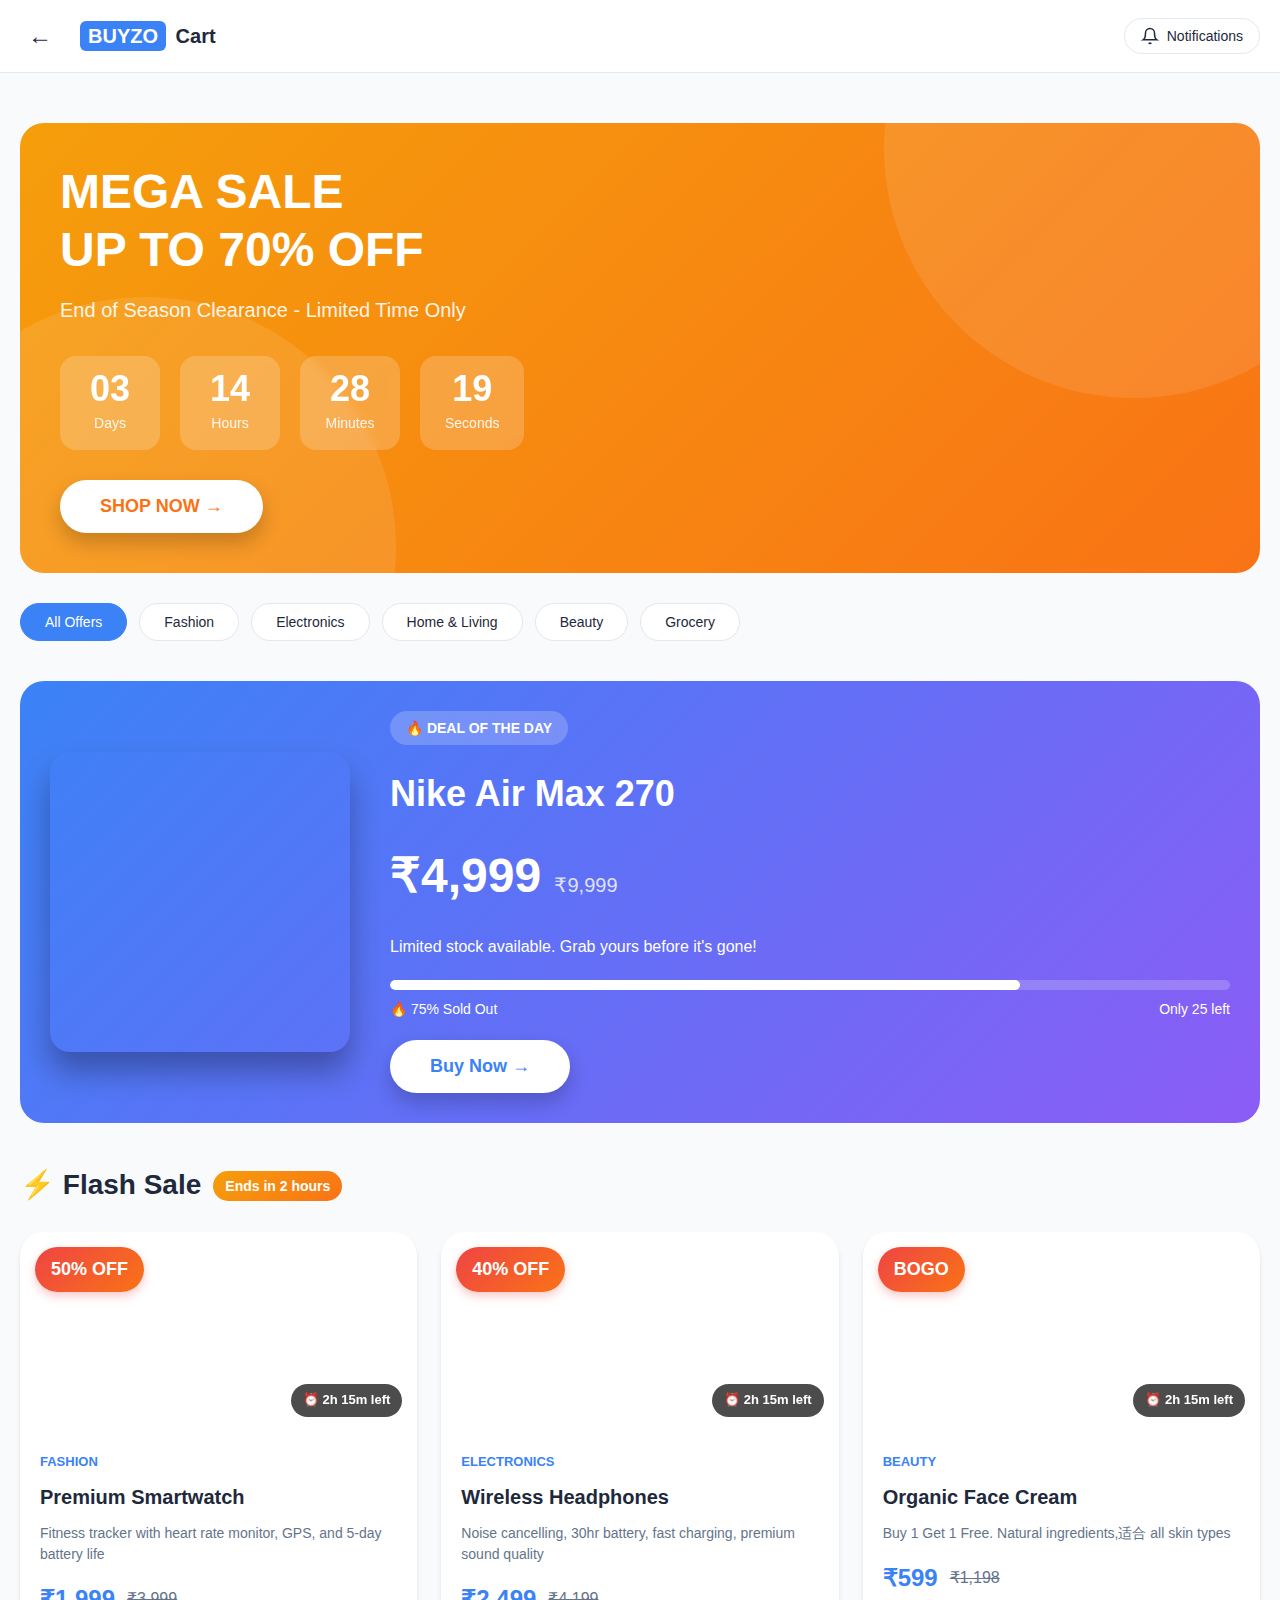
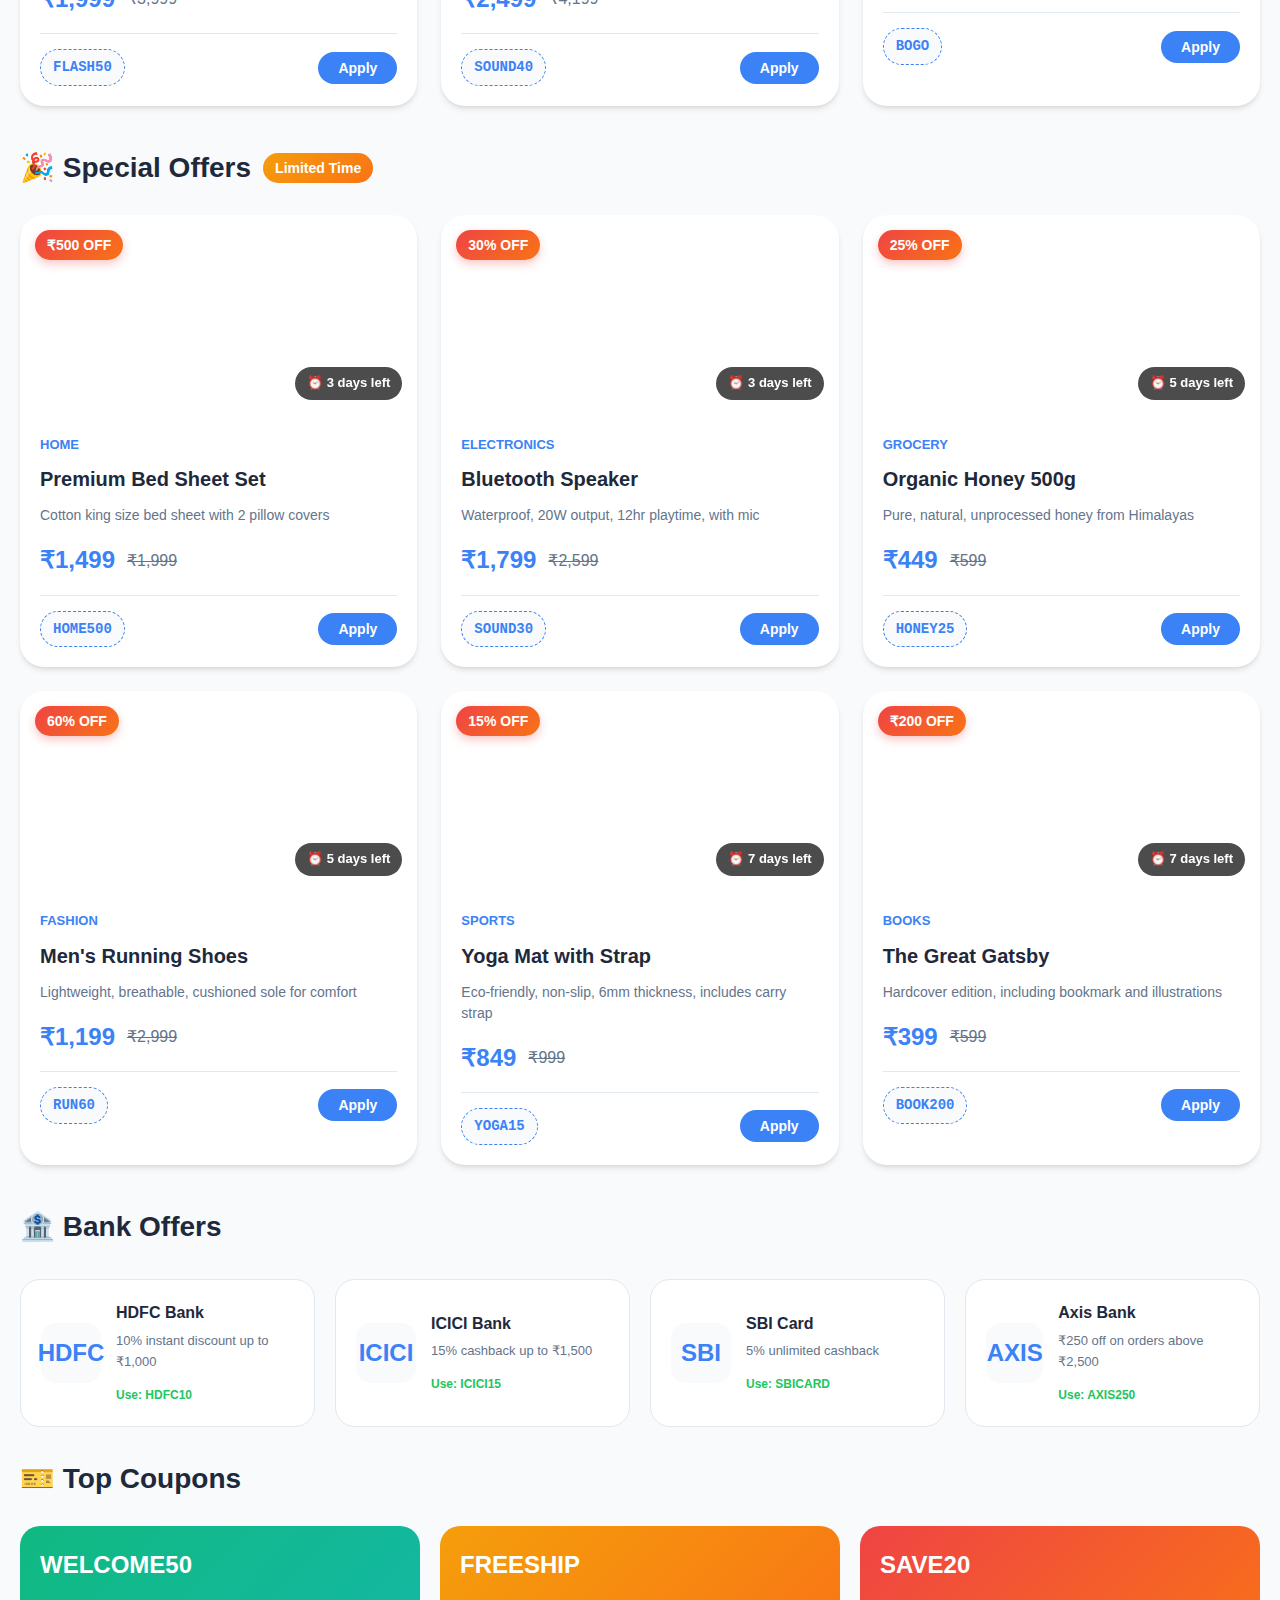
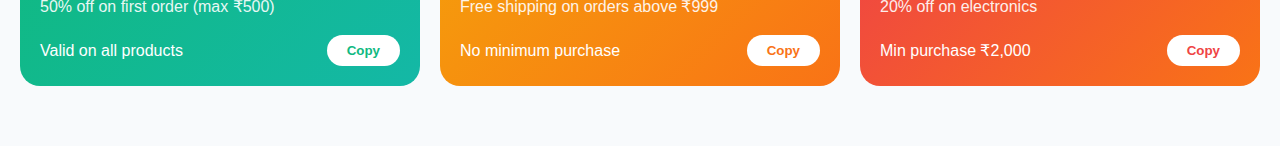
<file: offers.html>
<!DOCTYPE html>
<html lang="en">
<head>
  <meta charset="UTF-8">
  <meta name="viewport" content="width=device-width, initial-scale=1.0">
  <title>Offers & Deals - Buyzo Cart</title>
  <style>
    * {
      margin: 0;
      padding: 0;
      box-sizing: border-box;
    }

    body {
      font-family: 'Inter', -apple-system, BlinkMacSystemFont, sans-serif;
      background: var(--bg-primary);
      color: var(--text-primary);
      line-height: 1.6;
      min-height: 100vh;
    }

    :root {
      --bg-primary: #f8fafc;
      --bg-secondary: #ffffff;
      --text-primary: #1e293b;
      --text-secondary: #64748b;
      --border-color: #e2e8f0;
      --accent-color: #3b82f6;
      --accent-hover: #2563eb;
      --danger-color: #ef4444;
      --success-color: #22c55e;
      --warning-color: #f59e0b;
      --card-shadow: 0 4px 6px -1px rgb(0 0 0 / 0.1), 0 2px 4px -2px rgb(0 0 0 / 0.1);
      --gradient-gold: linear-gradient(135deg, #f59e0b, #f97316);
      --gradient-blue: linear-gradient(135deg, #3b82f6, #8b5cf6);
      --gradient-green: linear-gradient(135deg, #10b981, #14b8a6);
      --gradient-red: linear-gradient(135deg, #ef4444, #f97316);
    }

    [data-theme="dark"] {
      --bg-primary: #0f172a;
      --bg-secondary: #1e293b;
      --text-primary: #f1f5f9;
      --text-secondary: #94a3b8;
      --border-color: #334155;
    }

    .container {
      max-width: 1400px;
      margin: 0 auto;
      padding: 20px;
    }

    /* Header Styles */
    .header {
      background: var(--bg-secondary);
      border-bottom: 1px solid var(--border-color);
      position: sticky;
      top: 0;
      z-index: 100;
      backdrop-filter: blur(8px);
    }

    .header-content {
      max-width: 1400px;
      margin: 0 auto;
      padding: 16px 20px;
      display: flex;
      align-items: center;
      gap: 20px;
    }

    .back-btn {
      background: none;
      border: none;
      color: var(--text-primary);
      font-size: 24px;
      cursor: pointer;
      width: 40px;
      height: 40px;
      display: flex;
      align-items: center;
      justify-content: center;
      border-radius: 50%;
      transition: background 0.2s;
    }

    .back-btn:hover {
      background: var(--border-color);
    }

    .brand {
      font-size: 20px;
      font-weight: 700;
      flex: 1;
      cursor: pointer;
    }

    .chip {
      background: var(--accent-color);
      color: white;
      padding: 4px 8px;
      border-radius: 6px;
      margin-right: 4px;
    }

    .header-actions {
      display: flex;
      gap: 12px;
    }

    .icon-btn {
      background: none;
      border: 1px solid var(--border-color);
      padding: 8px 16px;
      border-radius: 20px;
      color: var(--text-primary);
      cursor: pointer;
      display: flex;
      align-items: center;
      gap: 8px;
      font-size: 14px;
      transition: all 0.2s;
    }

    .icon-btn:hover {
      background: var(--border-color);
    }

    /* Hero Section */
    .hero-banner {
      background: var(--gradient-gold);
      border-radius: 24px;
      padding: 40px;
      margin: 30px 0;
      color: white;
      position: relative;
      overflow: hidden;
    }

    .hero-banner::before {
      content: '';
      position: absolute;
      top: -50%;
      right: -10%;
      width: 500px;
      height: 500px;
      background: rgba(255,255,255,0.1);
      border-radius: 50%;
    }

    .hero-banner::after {
      content: '';
      position: absolute;
      bottom: -50%;
      left: -10%;
      width: 500px;
      height: 500px;
      background: rgba(255,255,255,0.1);
      border-radius: 50%;
    }

    .hero-content {
      position: relative;
      z-index: 1;
      max-width: 600px;
    }

    .hero-title {
      font-size: 48px;
      font-weight: 800;
      margin-bottom: 16px;
      line-height: 1.2;
    }

    .hero-subtitle {
      font-size: 20px;
      margin-bottom: 30px;
      opacity: 0.9;
    }

    .countdown-timer {
      display: flex;
      gap: 20px;
      margin-bottom: 30px;
    }

    .timer-block {
      background: rgba(255,255,255,0.2);
      backdrop-filter: blur(4px);
      padding: 15px 25px;
      border-radius: 16px;
      text-align: center;
      min-width: 100px;
    }

    .timer-number {
      font-size: 36px;
      font-weight: 800;
      line-height: 1;
    }

    .timer-label {
      font-size: 14px;
      opacity: 0.9;
      margin-top: 5px;
    }

    .shop-now-btn {
      background: white;
      color: #f97316;
      border: none;
      padding: 16px 40px;
      border-radius: 40px;
      font-size: 18px;
      font-weight: 700;
      cursor: pointer;
      transition: all 0.3s;
      box-shadow: 0 10px 20px rgba(0,0,0,0.2);
    }

    .shop-now-btn:hover {
      transform: translateY(-2px);
      box-shadow: 0 15px 30px rgba(0,0,0,0.3);
    }

    /* Category Filter */
    .category-filters {
      display: flex;
      gap: 12px;
      margin-bottom: 30px;
      flex-wrap: wrap;
    }

    .category-btn {
      padding: 10px 24px;
      border: 1px solid var(--border-color);
      border-radius: 30px;
      background: var(--bg-secondary);
      color: var(--text-primary);
      cursor: pointer;
      font-size: 14px;
      font-weight: 500;
      transition: all 0.2s;
    }

    .category-btn.active {
      background: var(--accent-color);
      color: white;
      border-color: var(--accent-color);
    }

    .category-btn:hover:not(.active) {
      background: var(--border-color);
    }

    /* Offer Grid */
    .section-title {
      font-size: 28px;
      font-weight: 700;
      margin-bottom: 24px;
      display: flex;
      align-items: center;
      gap: 12px;
    }

    .section-title span {
      background: var(--gradient-gold);
      color: white;
      padding: 4px 12px;
      border-radius: 20px;
      font-size: 14px;
    }

    .offer-grid {
      display: grid;
      grid-template-columns: repeat(auto-fill, minmax(350px, 1fr));
      gap: 24px;
      margin-bottom: 40px;
    }

    .offer-card {
      background: var(--bg-secondary);
      border-radius: 24px;
      overflow: hidden;
      box-shadow: var(--card-shadow);
      transition: all 0.3s;
      position: relative;
      cursor: pointer;
    }

    .offer-card:hover {
      transform: translateY(-5px);
      box-shadow: 0 20px 30px rgba(0,0,0,0.15);
    }

    .offer-badge {
      position: absolute;
      top: 15px;
      left: 15px;
      background: var(--gradient-red);
      color: white;
      padding: 8px 16px;
      border-radius: 30px;
      font-weight: 700;
      font-size: 18px;
      z-index: 1;
      box-shadow: 0 4px 10px rgba(239,68,68,0.3);
    }

    .offer-badge.small {
      font-size: 14px;
      padding: 4px 12px;
    }

    .offer-image {
      height: 200px;
      background-size: cover;
      background-position: center;
      position: relative;
    }

    .offer-timer {
      position: absolute;
      bottom: 15px;
      right: 15px;
      background: rgba(0,0,0,0.7);
      color: white;
      padding: 6px 12px;
      border-radius: 20px;
      font-size: 13px;
      font-weight: 600;
      backdrop-filter: blur(4px);
    }

    .offer-content {
      padding: 20px;
    }

    .offer-category {
      color: var(--accent-color);
      font-size: 13px;
      font-weight: 600;
      text-transform: uppercase;
      margin-bottom: 8px;
    }

    .offer-title {
      font-size: 20px;
      font-weight: 700;
      margin-bottom: 10px;
      color: var(--text-primary);
    }

    .offer-desc {
      color: var(--text-secondary);
      font-size: 14px;
      margin-bottom: 15px;
      line-height: 1.5;
    }

    .offer-price {
      display: flex;
      align-items: center;
      gap: 12px;
      margin-bottom: 15px;
    }

    .current-price {
      font-size: 24px;
      font-weight: 800;
      color: var(--accent-color);
    }

    .original-price {
      font-size: 16px;
      color: var(--text-secondary);
      text-decoration: line-through;
    }

    .offer-footer {
      display: flex;
      justify-content: space-between;
      align-items: center;
      margin-top: 15px;
      padding-top: 15px;
      border-top: 1px solid var(--border-color);
    }

    .offer-code {
      background: var(--bg-primary);
      padding: 6px 12px;
      border-radius: 20px;
      font-family: monospace;
      font-size: 14px;
      font-weight: 600;
      color: var(--accent-color);
      border: 1px dashed var(--accent-color);
    }

    .offer-btn {
      background: var(--accent-color);
      color: white;
      border: none;
      padding: 8px 20px;
      border-radius: 20px;
      font-size: 14px;
      font-weight: 600;
      cursor: pointer;
      transition: background 0.2s;
    }

    .offer-btn:hover {
      background: var(--accent-hover);
    }

    /* Deal of the Day */
    .deal-day {
      background: var(--gradient-blue);
      border-radius: 24px;
      padding: 30px;
      margin: 40px 0;
      display: flex;
      gap: 40px;
      align-items: center;
      color: white;
    }

    .deal-image {
      width: 300px;
      height: 300px;
      border-radius: 20px;
      background-size: cover;
      background-position: center;
      box-shadow: 0 20px 30px rgba(0,0,0,0.3);
    }

    .deal-content {
      flex: 1;
    }

    .deal-label {
      background: rgba(255,255,255,0.2);
      display: inline-block;
      padding: 6px 16px;
      border-radius: 30px;
      font-size: 14px;
      font-weight: 600;
      margin-bottom: 20px;
    }

    .deal-title {
      font-size: 36px;
      font-weight: 800;
      margin-bottom: 15px;
    }

    .deal-price {
      font-size: 48px;
      font-weight: 900;
      margin-bottom: 20px;
    }

    .deal-price small {
      font-size: 20px;
      font-weight: 400;
      opacity: 0.8;
    }

    .deal-progress {
      margin: 20px 0;
    }

    .progress-bar {
      width: 100%;
      height: 10px;
      background: rgba(255,255,255,0.2);
      border-radius: 10px;
      overflow: hidden;
    }

    .progress-fill {
      height: 100%;
      background: white;
      border-radius: 10px;
      width: 75%;
    }

    .progress-text {
      display: flex;
      justify-content: space-between;
      margin-top: 8px;
      font-size: 14px;
    }

    /* Bank Offers */
    .bank-offers {
      display: grid;
      grid-template-columns: repeat(auto-fill, minmax(250px, 1fr));
      gap: 20px;
      margin: 30px 0;
    }

    .bank-card {
      background: var(--bg-secondary);
      border-radius: 20px;
      padding: 20px;
      display: flex;
      align-items: center;
      gap: 15px;
      border: 1px solid var(--border-color);
    }

    .bank-logo {
      width: 60px;
      height: 60px;
      background: var(--bg-primary);
      border-radius: 15px;
      display: flex;
      align-items: center;
      justify-content: center;
      font-size: 24px;
      font-weight: 800;
      color: var(--accent-color);
    }

    .bank-info h4 {
      font-size: 16px;
      font-weight: 700;
      margin-bottom: 5px;
    }

    .bank-info p {
      font-size: 13px;
      color: var(--text-secondary);
      margin-bottom: 8px;
    }

    .bank-code {
      font-size: 12px;
      font-weight: 600;
      color: var(--success-color);
    }

    /* Responsive */
    @media (max-width: 768px) {
      .hero-title {
        font-size: 32px;
      }

      .countdown-timer {
        flex-wrap: wrap;
      }

      .timer-block {
        min-width: 70px;
        padding: 10px;
      }

      .timer-number {
        font-size: 24px;
      }

      .deal-day {
        flex-direction: column;
        text-align: center;
      }

      .deal-image {
        width: 100%;
        height: 250px;
      }

      .offer-grid {
        grid-template-columns: 1fr;
      }
    }

    @media (max-width: 480px) {
      .hero-banner {
        padding: 30px 20px;
      }

      .hero-title {
        font-size: 28px;
      }

      .category-filters {
        gap: 8px;
      }

      .category-btn {
        padding: 8px 16px;
        font-size: 13px;
      }
    }

    /* Toast */
    .toast {
      position: fixed;
      bottom: 20px;
      right: 20px;
      background: var(--bg-secondary);
      color: var(--text-primary);
      padding: 12px 24px;
      border-radius: 8px;
      box-shadow: var(--card-shadow);
      transform: translateX(400px);
      transition: transform 0.3s ease;
      z-index: 1000;
      border-left: 4px solid var(--success-color);
    }

    .toast.show {
      transform: translateX(0);
    }
  </style>
</head>
<body>
  <div class="header">
    <div class="header-content">
      <button class="back-btn" onclick="goBack()">←</button>
      <div class="brand" onclick="goToHome()">
        <span class="chip">BUYZO</span>
        <span>Cart</span>
      </div>
      <div class="header-actions">
          <button class="icon-btn" onclick="window.location.href='index.html#notificationsPage'">
          <svg width="18" height="18" viewBox="0 0 24 24" fill="none" stroke="currentColor" stroke-width="2">
            <path d="M18 8a6 6 0 0 0-12 0c0 7-3 9-3 9h18s-3-2-3-9"></path>
            <path d="M13.7 21a2 2 0 0 1-3.4 0"></path>
          </svg>
          <span>Notifications</span>
        </button>
      </div>
    </div>
  </div>

  <main class="container">
    <!-- Hero Banner -->
    <div class="hero-banner">
      <div class="hero-content">
        <h1 class="hero-title">MEGA SALE<br>UP TO 70% OFF</h1>
        <p class="hero-subtitle">End of Season Clearance - Limited Time Only</p>
        
        <div class="countdown-timer" id="countdown">
          <div class="timer-block">
            <div class="timer-number" id="days">00</div>
            <div class="timer-label">Days</div>
          </div>
          <div class="timer-block">
            <div class="timer-number" id="hours">00</div>
            <div class="timer-label">Hours</div>
          </div>
          <div class="timer-block">
            <div class="timer-number" id="minutes">00</div>
            <div class="timer-label">Minutes</div>
          </div>
          <div class="timer-block">
            <div class="timer-number" id="seconds">00</div>
            <div class="timer-label">Seconds</div>
          </div>
        </div>

        <button class="shop-now-btn" onclick="goToProducts()">SHOP NOW →</button>
      </div>
    </div>

    <!-- Category Filters -->
    <div class="category-filters">
      <button class="category-btn active" onclick="filterOffers('all', this)">All Offers</button>
      <button class="category-btn" onclick="filterOffers('fashion', this)">Fashion</button>
      <button class="category-btn" onclick="filterOffers('electronics', this)">Electronics</button>
      <button class="category-btn" onclick="filterOffers('home', this)">Home & Living</button>
      <button class="category-btn" onclick="filterOffers('beauty', this)">Beauty</button>
      <button class="category-btn" onclick="filterOffers('grocery', this)">Grocery</button>
    </div>

    <!-- Deal of the Day -->
    <div class="deal-day">
      <div class="deal-image" style="background-image: url('https://images.unsplash.com/photo-1542291026-7eec264c27ff?w=500')"></div>
      <div class="deal-content">
        <span class="deal-label">🔥 DEAL OF THE DAY</span>
        <h2 class="deal-title">Nike Air Max 270</h2>
        <div class="deal-price">₹4,999 <small>₹9,999</small></div>
        <p>Limited stock available. Grab yours before it's gone!</p>
        
        <div class="deal-progress">
          <div class="progress-bar">
            <div class="progress-fill" style="width: 75%"></div>
          </div>
          <div class="progress-text">
            <span>🔥 75% Sold Out</span>
            <span>Only 25 left</span>
          </div>
        </div>

        <button class="shop-now-btn" style="background: white; color: #3b82f6;" onclick="goToProducts()">Buy Now →</button>
      </div>
    </div>

    <!-- Flash Sale Offers -->
    <div class="section-title">
      ⚡ Flash Sale
      <span>Ends in 2 hours</span>
    </div>

    <div class="offer-grid" id="flashSaleGrid">
      <!-- Flash Sale Item 1 -->
      <div class="offer-card" onclick="showProductDetail('product1')">
        <div class="offer-badge">50% OFF</div>
        <div class="offer-image" style="background-image: url('https://images.unsplash.com/photo-1523275335684-37898b6baf30?w=500')">
          <div class="offer-timer">⏰ 2h 15m left</div>
        </div>
        <div class="offer-content">
          <div class="offer-category">Fashion</div>
          <h3 class="offer-title">Premium Smartwatch</h3>
          <p class="offer-desc">Fitness tracker with heart rate monitor, GPS, and 5-day battery life</p>
          <div class="offer-price">
            <span class="current-price">₹1,999</span>
            <span class="original-price">₹3,999</span>
          </div>
          <div class="offer-footer">
            <span class="offer-code">FLASH50</span>
            <button class="offer-btn" onclick="event.stopPropagation(); applyOffer('FLASH50')">Apply</button>
          </div>
        </div>
      </div>

      <!-- Flash Sale Item 2 -->
      <div class="offer-card" onclick="showProductDetail('product2')">
        <div class="offer-badge">40% OFF</div>
        <div class="offer-image" style="background-image: url('https://images.unsplash.com/photo-1505740420928-5e560c06d30e?w=500')">
          <div class="offer-timer">⏰ 2h 15m left</div>
        </div>
        <div class="offer-content">
          <div class="offer-category">Electronics</div>
          <h3 class="offer-title">Wireless Headphones</h3>
          <p class="offer-desc">Noise cancelling, 30hr battery, fast charging, premium sound quality</p>
          <div class="offer-price">
            <span class="current-price">₹2,499</span>
            <span class="original-price">₹4,199</span>
          </div>
          <div class="offer-footer">
            <span class="offer-code">SOUND40</span>
            <button class="offer-btn" onclick="event.stopPropagation(); applyOffer('SOUND40')">Apply</button>
          </div>
        </div>
      </div>

      <!-- Flash Sale Item 3 -->
      <div class="offer-card" onclick="showProductDetail('product3')">
        <div class="offer-badge">BOGO</div>
        <div class="offer-image" style="background-image: url('https://images.unsplash.com/photo-1526947425960-945c6e72858f?w=500')">
          <div class="offer-timer">⏰ 2h 15m left</div>
        </div>
        <div class="offer-content">
          <div class="offer-category">Beauty</div>
          <h3 class="offer-title">Organic Face Cream</h3>
          <p class="offer-desc">Buy 1 Get 1 Free. Natural ingredients,适合 all skin types</p>
          <div class="offer-price">
            <span class="current-price">₹599</span>
            <span class="original-price">₹1,198</span>
          </div>
          <div class="offer-footer">
            <span class="offer-code">BOGO</span>
            <button class="offer-btn" onclick="event.stopPropagation(); applyOffer('BOGO')">Apply</button>
          </div>
        </div>
      </div>
    </div>

    <!-- Special Offers -->
    <div class="section-title">
      🎉 Special Offers
      <span>Limited Time</span>
    </div>

    <div class="offer-grid" id="specialOffersGrid">
      <!-- Special Offer 1 -->
      <div class="offer-card" onclick="showProductDetail('product4')">
        <div class="offer-badge small">₹500 OFF</div>
        <div class="offer-image" style="background-image: url('https://images.unsplash.com/photo-1586023492125-27b2c045efd7?w=500')">
          <div class="offer-timer">⏰ 3 days left</div>
        </div>
        <div class="offer-content">
          <div class="offer-category">Home</div>
          <h3 class="offer-title">Premium Bed Sheet Set</h3>
          <p class="offer-desc">Cotton king size bed sheet with 2 pillow covers</p>
          <div class="offer-price">
            <span class="current-price">₹1,499</span>
            <span class="original-price">₹1,999</span>
          </div>
          <div class="offer-footer">
            <span class="offer-code">HOME500</span>
            <button class="offer-btn" onclick="event.stopPropagation(); applyOffer('HOME500')">Apply</button>
          </div>
        </div>
      </div>

      <!-- Special Offer 2 -->
      <div class="offer-card" onclick="showProductDetail('product5')">
        <div class="offer-badge small">30% OFF</div>
        <div class="offer-image" style="background-image: url('https://images.unsplash.com/photo-1583391733956-6c78276477e2?w=500')">
          <div class="offer-timer">⏰ 3 days left</div>
        </div>
        <div class="offer-content">
          <div class="offer-category">Electronics</div>
          <h3 class="offer-title">Bluetooth Speaker</h3>
          <p class="offer-desc">Waterproof, 20W output, 12hr playtime, with mic</p>
          <div class="offer-price">
            <span class="current-price">₹1,799</span>
            <span class="original-price">₹2,599</span>
          </div>
          <div class="offer-footer">
            <span class="offer-code">SOUND30</span>
            <button class="offer-btn" onclick="event.stopPropagation(); applyOffer('SOUND30')">Apply</button>
          </div>
        </div>
      </div>

      <!-- Special Offer 3 -->
      <div class="offer-card" onclick="showProductDetail('product6')">
        <div class="offer-badge small">25% OFF</div>
        <div class="offer-image" style="background-image: url('https://images.unsplash.com/photo-1608571423902-eed4a5ad8108?w=500')">
          <div class="offer-timer">⏰ 5 days left</div>
        </div>
        <div class="offer-content">
          <div class="offer-category">Grocery</div>
          <h3 class="offer-title">Organic Honey 500g</h3>
          <p class="offer-desc">Pure, natural, unprocessed honey from Himalayas</p>
          <div class="offer-price">
            <span class="current-price">₹449</span>
            <span class="original-price">₹599</span>
          </div>
          <div class="offer-footer">
            <span class="offer-code">HONEY25</span>
            <button class="offer-btn" onclick="event.stopPropagation(); applyOffer('HONEY25')">Apply</button>
          </div>
        </div>
      </div>

      <!-- Special Offer 4 -->
      <div class="offer-card" onclick="showProductDetail('product7')">
        <div class="offer-badge small">60% OFF</div>
        <div class="offer-image" style="background-image: url('https://images.unsplash.com/photo-1601049541288-70a6619106b5?w=500')">
          <div class="offer-timer">⏰ 5 days left</div>
        </div>
        <div class="offer-content">
          <div class="offer-category">Fashion</div>
          <h3 class="offer-title">Men's Running Shoes</h3>
          <p class="offer-desc">Lightweight, breathable, cushioned sole for comfort</p>
          <div class="offer-price">
            <span class="current-price">₹1,199</span>
            <span class="original-price">₹2,999</span>
          </div>
          <div class="offer-footer">
            <span class="offer-code">RUN60</span>
            <button class="offer-btn" onclick="event.stopPropagation(); applyOffer('RUN60')">Apply</button>
          </div>
        </div>
      </div>

      <!-- Special Offer 5 -->
      <div class="offer-card" onclick="showProductDetail('product8')">
        <div class="offer-badge small">15% OFF</div>
        <div class="offer-image" style="background-image: url('https://images.unsplash.com/photo-1595950653106-6c9ebd614d3a?w=500')">
          <div class="offer-timer">⏰ 7 days left</div>
        </div>
        <div class="offer-content">
          <div class="offer-category">Sports</div>
          <h3 class="offer-title">Yoga Mat with Strap</h3>
          <p class="offer-desc">Eco-friendly, non-slip, 6mm thickness, includes carry strap</p>
          <div class="offer-price">
            <span class="current-price">₹849</span>
            <span class="original-price">₹999</span>
          </div>
          <div class="offer-footer">
            <span class="offer-code">YOGA15</span>
            <button class="offer-btn" onclick="event.stopPropagation(); applyOffer('YOGA15')">Apply</button>
          </div>
        </div>
      </div>

      <!-- Special Offer 6 -->
      <div class="offer-card" onclick="showProductDetail('product9')">
        <div class="offer-badge small">₹200 OFF</div>
        <div class="offer-image" style="background-image: url('https://images.unsplash.com/photo-1544787219-7f47ccb76574?w=500')">
          <div class="offer-timer">⏰ 7 days left</div>
        </div>
        <div class="offer-content">
          <div class="offer-category">Books</div>
          <h3 class="offer-title">The Great Gatsby</h3>
          <p class="offer-desc">Hardcover edition, including bookmark and illustrations</p>
          <div class="offer-price">
            <span class="current-price">₹399</span>
            <span class="original-price">₹599</span>
          </div>
          <div class="offer-footer">
            <span class="offer-code">BOOK200</span>
            <button class="offer-btn" onclick="event.stopPropagation(); applyOffer('BOOK200')">Apply</button>
          </div>
        </div>
      </div>
    </div>

    <!-- Bank Offers -->
    <div class="section-title">
      🏦 Bank Offers
    </div>

    <div class="bank-offers">
      <div class="bank-card">
        <div class="bank-logo">HDFC</div>
        <div class="bank-info">
          <h4>HDFC Bank</h4>
          <p>10% instant discount up to ₹1,000</p>
          <span class="bank-code">Use: HDFC10</span>
        </div>
      </div>

      <div class="bank-card">
        <div class="bank-logo">ICICI</div>
        <div class="bank-info">
          <h4>ICICI Bank</h4>
          <p>15% cashback up to ₹1,500</p>
          <span class="bank-code">Use: ICICI15</span>
        </div>
      </div>

      <div class="bank-card">
        <div class="bank-logo">SBI</div>
        <div class="bank-info">
          <h4>SBI Card</h4>
          <p>5% unlimited cashback</p>
          <span class="bank-code">Use: SBICARD</span>
        </div>
      </div>

      <div class="bank-card">
        <div class="bank-logo">AXIS</div>
        <div class="bank-info">
          <h4>Axis Bank</h4>
          <p>₹250 off on orders above ₹2,500</p>
          <span class="bank-code">Use: AXIS250</span>
        </div>
      </div>
    </div>

    <!-- Coupons Section -->
    <div class="section-title">
      🎫 Top Coupons
    </div>

    <div style="display: grid; grid-template-columns: repeat(auto-fill, minmax(300px, 1fr)); gap: 20px; margin-bottom: 40px;">
      <div style="background: var(--gradient-green); padding: 20px; border-radius: 20px; color: white;">
        <h3 style="font-size: 24px; margin-bottom: 10px;">WELCOME50</h3>
        <p style="margin-bottom: 15px; opacity: 0.9;">50% off on first order (max ₹500)</p>
        <div style="display: flex; justify-content: space-between; align-items: center;">
          <span>Valid on all products</span>
          <button onclick="copyCoupon('WELCOME50')" style="background: white; color: #10b981; border: none; padding: 8px 20px; border-radius: 30px; font-weight: 600; cursor: pointer;">Copy</button>
        </div>
      </div>

      <div style="background: var(--gradient-gold); padding: 20px; border-radius: 20px; color: white;">
        <h3 style="font-size: 24px; margin-bottom: 10px;">FREESHIP</h3>
        <p style="margin-bottom: 15px; opacity: 0.9;">Free shipping on orders above ₹999</p>
        <div style="display: flex; justify-content: space-between; align-items: center;">
          <span>No minimum purchase</span>
          <button onclick="copyCoupon('FREESHIP')" style="background: white; color: #f97316; border: none; padding: 8px 20px; border-radius: 30px; font-weight: 600; cursor: pointer;">Copy</button>
        </div>
      </div>

      <div style="background: var(--gradient-red); padding: 20px; border-radius: 20px; color: white;">
        <h3 style="font-size: 24px; margin-bottom: 10px;">SAVE20</h3>
        <p style="margin-bottom: 15px; opacity: 0.9;">20% off on electronics</p>
        <div style="display: flex; justify-content: space-between; align-items: center;">
          <span>Min purchase ₹2,000</span>
          <button onclick="copyCoupon('SAVE20')" style="background: white; color: #ef4444; border: none; padding: 8px 20px; border-radius: 30px; font-weight: 600; cursor: pointer;">Copy</button>
        </div>
      </div>
    </div>
  </main>

  <div class="toast" id="toast"></div>

  <script>
    // Countdown Timer
    function updateCountdown() {
      const endDate = new Date();
      endDate.setDate(endDate.getDate() + 3); // 3 days from now
      endDate.setHours(23, 59, 59);

      const now = new Date();
      const diff = endDate - now;

      if (diff < 0) {
        document.getElementById('days').textContent = '00';
        document.getElementById('hours').textContent = '00';
        document.getElementById('minutes').textContent = '00';
        document.getElementById('seconds').textContent = '00';
        return;
      }

      const days = Math.floor(diff / (1000 * 60 * 60 * 24));
      const hours = Math.floor((diff % (1000 * 60 * 60 * 24)) / (1000 * 60 * 60));
      const minutes = Math.floor((diff % (1000 * 60 * 60)) / (1000 * 60));
      const seconds = Math.floor((diff % (1000 * 60)) / 1000);

      document.getElementById('days').textContent = days.toString().padStart(2, '0');
      document.getElementById('hours').textContent = hours.toString().padStart(2, '0');
      document.getElementById('minutes').textContent = minutes.toString().padStart(2, '0');
      document.getElementById('seconds').textContent = seconds.toString().padStart(2, '0');
    }

    setInterval(updateCountdown, 1000);
    updateCountdown();

    // Filter Offers by Category
    function filterOffers(category, element) {
      document.querySelectorAll('.category-btn').forEach(btn => {
        btn.classList.remove('active');
      });
      element.classList.add('active');

      // In a real app, this would filter the offers
      // For demo, just show toast
      showToast(`Showing ${category === 'all' ? 'all' : category} offers`);
    }

    // Apply Offer Code
    function applyOffer(code) {
      showToast(`Offer code ${code} applied!`);
    }

    // Copy Coupon
    function copyCoupon(code) {
      navigator.clipboard.writeText(code).then(() => {
        showToast(`Coupon ${code} copied to clipboard!`);
      }).catch(() => {
        showToast('Failed to copy coupon', 'error');
      });
    }

    // Show Product Detail
    function showProductDetail(productId) {
      window.location.href = `index.html#productDetailPage?product=${productId}`;
    }

    // Go to Products Page
    function goToProducts() {
      window.location.href = 'index.html#productsPage';
    }

    // Go Back
    function goBack() {
      window.location.href = 'index.html';
    }

    // Go to Home
    function goToHome() {
      window.location.href = 'index.html';
    }

    // Show Toast
    function showToast(message, type = 'success') {
      const toast = document.getElementById('toast');
      toast.textContent = message;
      toast.className = 'toast ' + type;
      toast.classList.add('show');
      
      setTimeout(() => {
        toast.classList.remove('show');
      }, 3000);
    }

    // Load theme
    const savedTheme = localStorage.getItem('theme') || 'light';
    document.documentElement.setAttribute('data-theme', savedTheme);
  </script>
</body>
</html>
</file>
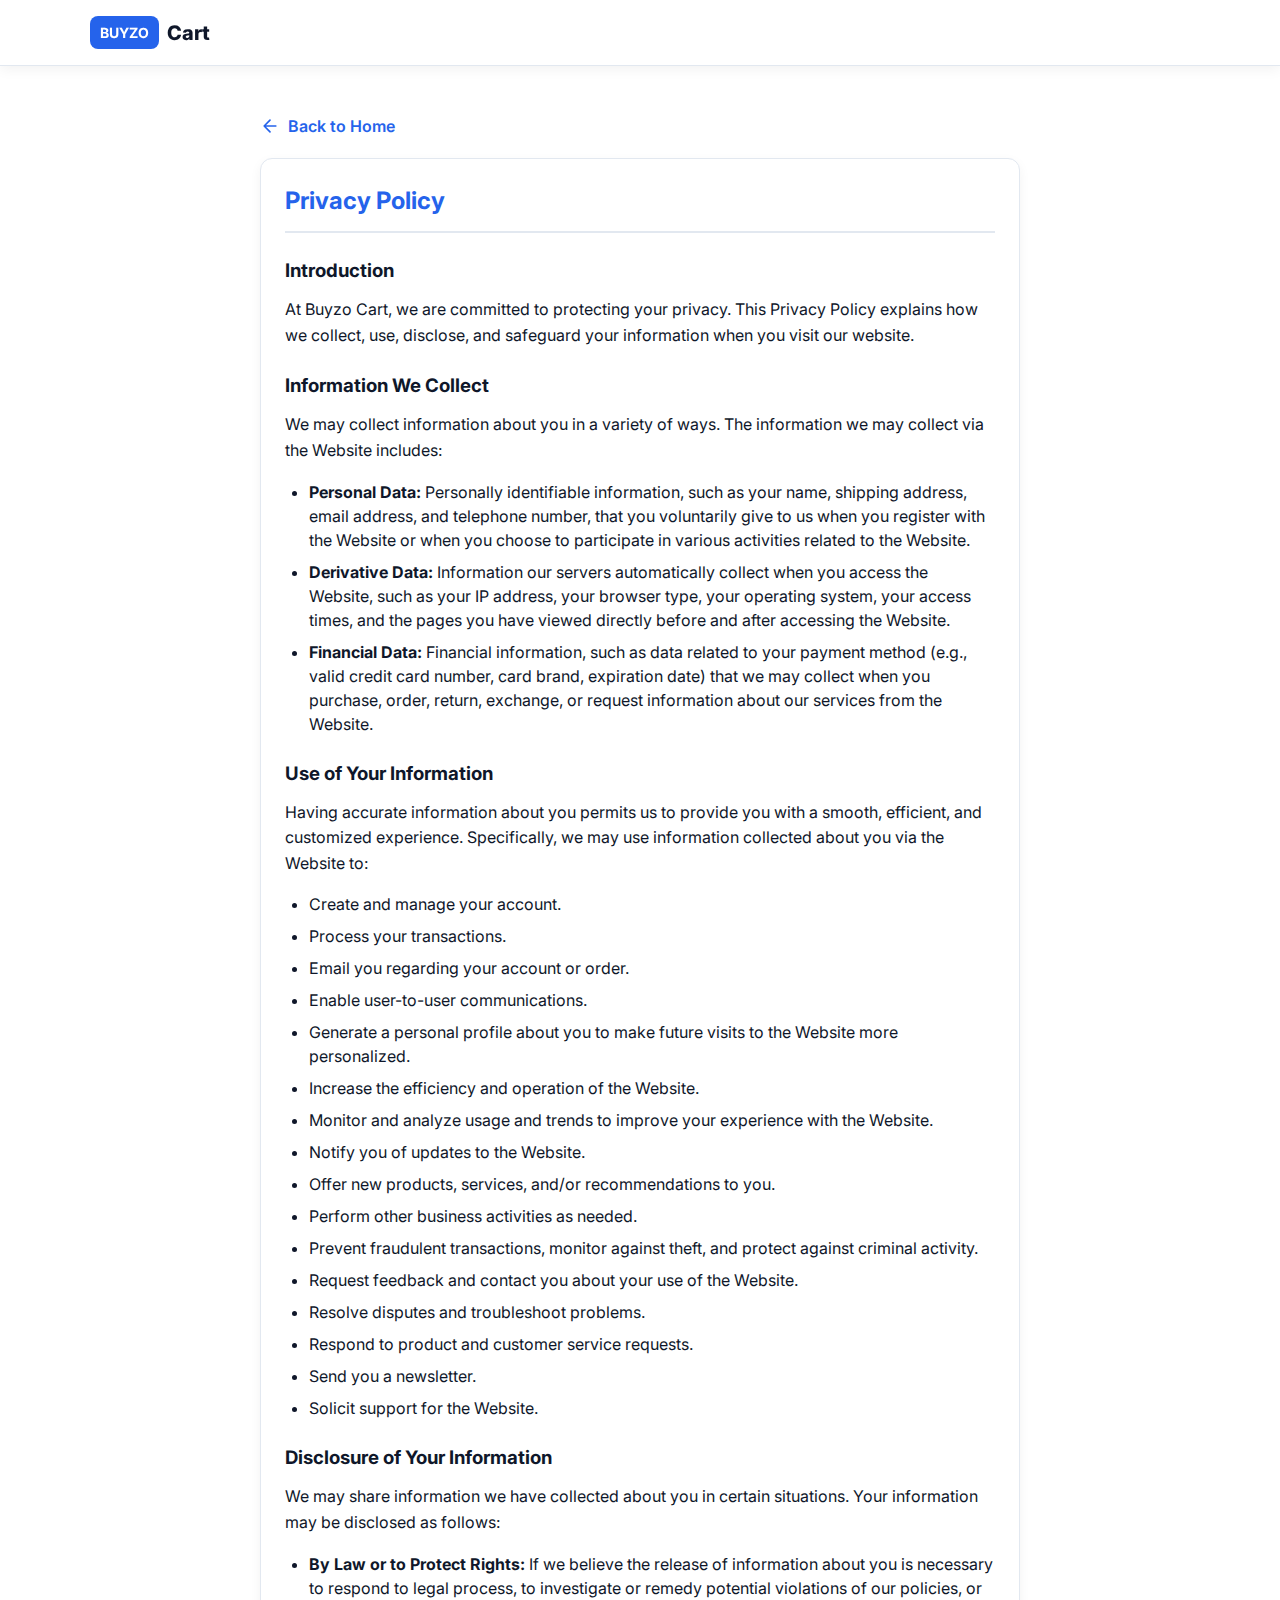
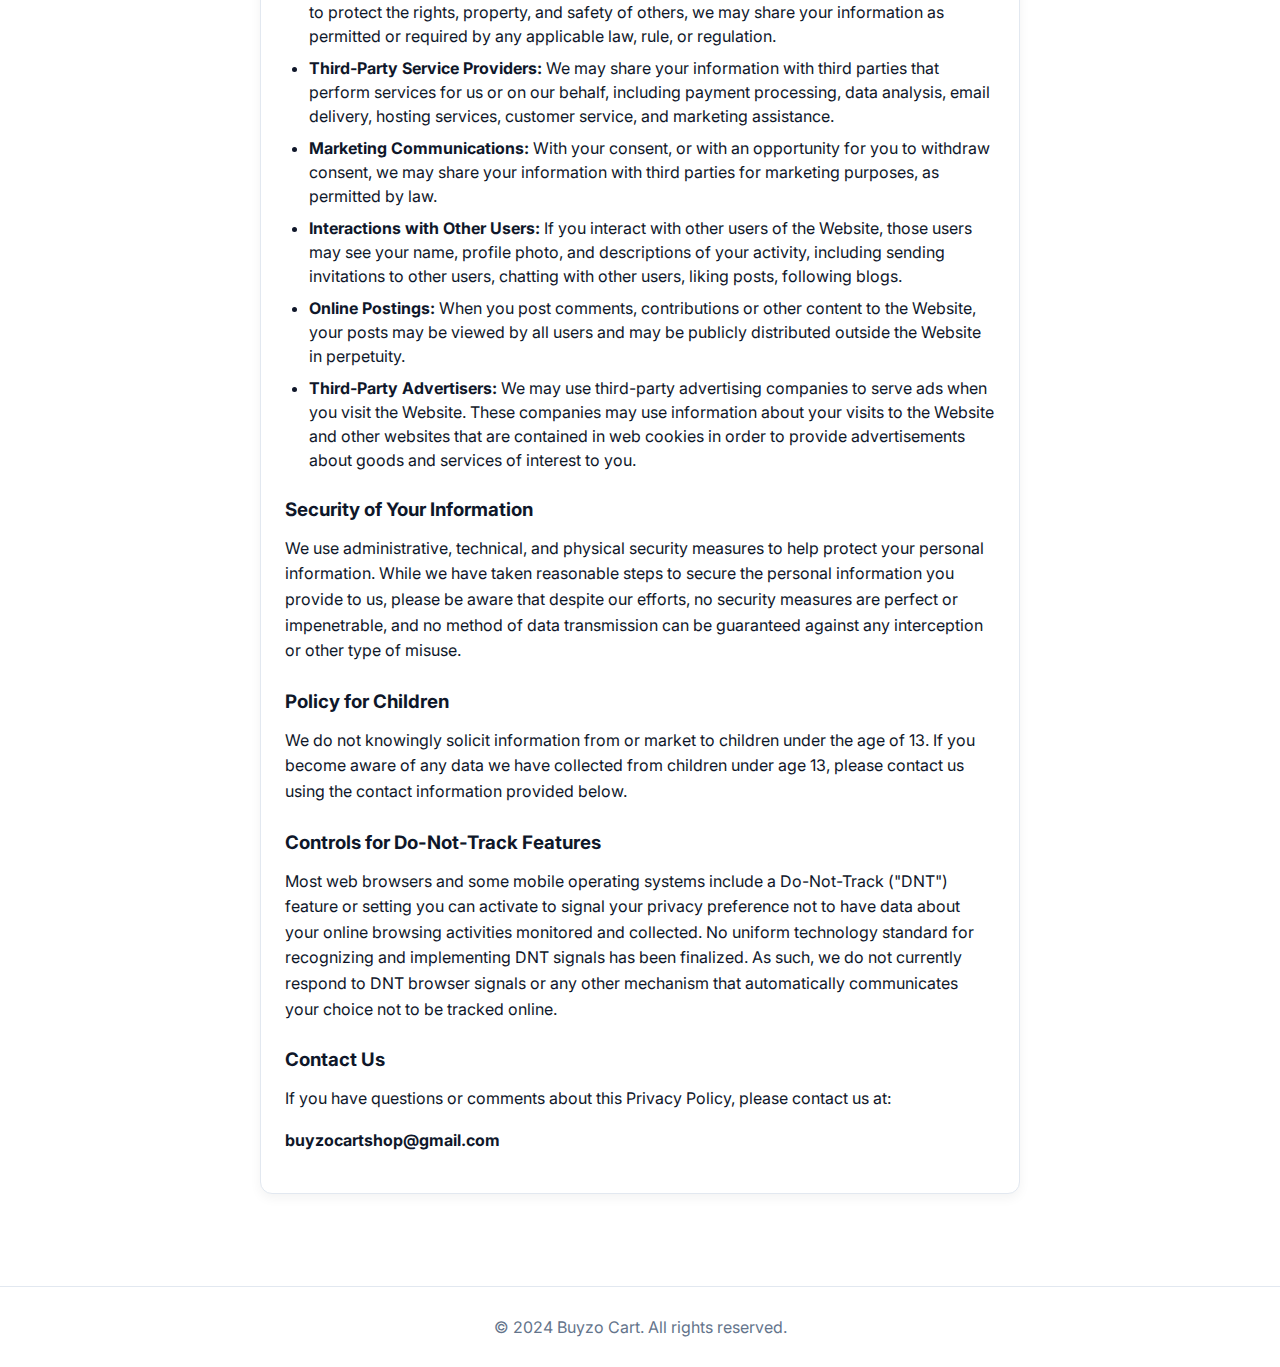
<file: privacy.html>
<!DOCTYPE html>
<html lang="en">
<head>
  <meta charset="utf-8" />
  <meta name="viewport" content="width=device-width,initial-scale=1" />
  <title>Privacy Policy - Buyzocart Shop</title>
  <link rel="icon" type="image/png" href="favicon.png">
  <link rel="icon" type="image/png" sizes="32x32" href="favicon-32.png">
  <link rel="icon" type="image/png" sizes="48x48" href="favicon-48.png">
  <link rel="apple-touch-icon" sizes="180x180" href="favicon-180.png">
  <link rel="icon" type="image/png" sizes="512x512" href="favicon-512.png">
  <meta name="description" content="Buyzo Cart Privacy Policy - Learn how we collect, use, and protect your personal information."/>
  <meta name="robots" content="index, follow">
  <link rel="canonical" href="https://buyzocartshop.com/privacy.html">
  <meta property="og:image" content="https://buyzocartshop.com/logo.png">
  <link rel="preconnect" href="https://fonts.googleapis.com">
  <link rel="preconnect" href="https://fonts.gstatic.com" crossorigin>
  <link href="https://fonts.googleapis.com/css2?family=Inter:wght@300;400;500;600;700&display=swap" rel="stylesheet">
  <style>
    /* Include all CSS from original file here */
    :root {
      --bg: #ffffff;
      --card: #ffffff;
      --accent: #2563eb;
      --accent-hover: #1d4ed8;
      --muted: #64748b;
      --muted-light: #94a3b8;
      --success: #22c55e;
      --error: #ef4444;
      --shadow: 0 4px 12px rgba(0, 0, 0, 0.05);
      --shadow-hover: 0 6px 16px rgba(0, 0, 0, 0.08);
      --ring: #dbeafe;
      --ink: #0f172a;
      --ink-2: #334155;
      --border: #e2e8f0;
      --radius: 12px;
      --transition: all 0.3s ease;
    }

    [data-theme="dark"] {
      --bg: #0f172a;
      --card: #1e293b;
      --accent: #3b82f6;
      --accent-hover: #2563eb;
      --muted: #94a3b8;
      --muted-light: #64748b;
      --success: #22c55e;
      --error: #ef4444;
      --shadow: 0 4px 12px rgba(0, 0, 0, 0.2);
      --shadow-hover: 0 6px 16px rgba(0, 0, 0, 0.3);
      --ring: #1e3a8a;
      --ink: #f1f5f9;
      --ink-2: #cbd5e1;
      --border: #334155;
    }

    * {
      box-sizing: border-box;
      margin: 0;
      padding: 0;
      -webkit-tap-highlight-color: transparent;
    }

    body {
      font-family: 'Inter', system-ui, -apple-system, BlinkMacSystemFont, 'Segoe UI', Roboto, sans-serif;
      background: var(--bg);
      color: var(--ink);
      line-height: 1.5;
      -webkit-font-smoothing: antialiased;
      -webkit-user-select: none;
      -moz-user-select: none;
      -ms-user-select: none;
      user-select: none;
      transition: var(--transition);
    }

    a {
      color: inherit;
      text-decoration: none;
    }

    .container {
      max-width: 1100px;
      margin: 28px auto;
      padding: 0 20px;
      min-height: 70vh;
    }

    .policy-page {
      padding: 20px;
      max-width: 800px;
      margin: 0 auto;
    }
    
    .policy-content {
      background: var(--card);
      border-radius: var(--radius);
      padding: 24px;
      box-shadow: var(--shadow);
      margin-bottom: 24px;
      border: 1px solid var(--border);
    }
    
    .policy-content h2 {
      margin-top: 0;
      color: var(--accent);
      border-bottom: 2px solid var(--border);
      padding-bottom: 12px;
      margin-bottom: 20px;
    }
    
    .policy-content h3 {
      margin: 24px 0 12px;
      color: var(--ink);
    }
    
    .policy-content p {
      margin-bottom: 16px;
      line-height: 1.6;
    }
    
    .policy-content ul, .policy-content ol {
      margin: 16px 0;
      padding-left: 24px;
    }
    
    .policy-content li {
      margin-bottom: 8px;
    }
    
    .back-button {
      display: inline-flex;
      align-items: center;
      margin-bottom: 20px;
      color: var(--accent);
      font-weight: 600;
      cursor: pointer;
    }
    
    .back-button:hover {
      color: var(--accent-hover);
    }

    header {
      background: var(--card);
      box-shadow: var(--shadow);
      padding: 16px 24px;
      position: sticky;
      top: 0;
      z-index: 50;
      border-bottom: 1px solid var(--border);
      transition: var(--transition);
    }

    .header-inner {
      max-width: 1100px;
      margin: 0 auto;
      display: flex;
      align-items: center;
      gap: 16px;
      justify-content: space-between;
    }

    .brand {
      font-weight: 800;
      color: var(--ink);
      font-size: 20px;
      white-space: nowrap;
      display: flex;
      align-items: center;
      gap: 8px;
      cursor: pointer;
    }

    .brand .chip {
      background: var(--accent);
      color: #fff;
      font-weight: 700;
      padding: 6px 10px;
      border-radius: 8px;
      font-size: 14px;
    }

    footer {
      margin-top: 48px;
      text-align: center;
      color: var(--muted);
      padding: 28px 0;
      border-top: 1px solid var(--border);
      transition: var(--transition);
    }

    .footer-container {
      max-width: 1100px;
      margin: 0 auto;
      padding: 0 20px;
    }

    @media (max-width: 768px) {
      .container {
        padding: 0 16px;
      }
      
      .policy-content {
        padding: 16px;
      }
    }
  </style>
</head>
<body>
  <header>
    <div class="header-inner">
      <div class="brand" onclick="window.location.href='index.html'">
        <span class="chip">BUYZO</span>
        <span>Cart</span>
      </div>
    </div>
  </header>

  <main class="container">
    <div class="policy-page">
      <div class="back-button" onclick="window.location.href='index.html'">
        <svg xmlns="http://www.w3.org/2000/svg" width="20" height="20" viewBox="0 0 24 24" fill="none" stroke="currentColor" stroke-width="2" stroke-linecap="round" stroke-linejoin="round" style="margin-right: 8px;">
          <path d="M19 12H5M12 19l-7-7 7-7"/>
        </svg>
        Back to Home
      </div>
      
      <div class="policy-content">
        <h2>Privacy Policy</h2>
        
        <h3>Introduction</h3>
        <p>At Buyzo Cart, we are committed to protecting your privacy. This Privacy Policy explains how we collect, use, disclose, and safeguard your information when you visit our website.</p>
        
        <h3>Information We Collect</h3>
        <p>We may collect information about you in a variety of ways. The information we may collect via the Website includes:</p>
        <ul>
          <li><strong>Personal Data:</strong> Personally identifiable information, such as your name, shipping address, email address, and telephone number, that you voluntarily give to us when you register with the Website or when you choose to participate in various activities related to the Website.</li>
          <li><strong>Derivative Data:</strong> Information our servers automatically collect when you access the Website, such as your IP address, your browser type, your operating system, your access times, and the pages you have viewed directly before and after accessing the Website.</li>
          <li><strong>Financial Data:</strong> Financial information, such as data related to your payment method (e.g., valid credit card number, card brand, expiration date) that we may collect when you purchase, order, return, exchange, or request information about our services from the Website.</li>
        </ul>
        
        <h3>Use of Your Information</h3>
        <p>Having accurate information about you permits us to provide you with a smooth, efficient, and customized experience. Specifically, we may use information collected about you via the Website to:</p>
        <ul>
          <li>Create and manage your account.</li>
          <li>Process your transactions.</li>
          <li>Email you regarding your account or order.</li>
          <li>Enable user-to-user communications.</li>
          <li>Generate a personal profile about you to make future visits to the Website more personalized.</li>
          <li>Increase the efficiency and operation of the Website.</li>
          <li>Monitor and analyze usage and trends to improve your experience with the Website.</li>
          <li>Notify you of updates to the Website.</li>
          <li>Offer new products, services, and/or recommendations to you.</li>
          <li>Perform other business activities as needed.</li>
          <li>Prevent fraudulent transactions, monitor against theft, and protect against criminal activity.</li>
          <li>Request feedback and contact you about your use of the Website.</li>
          <li>Resolve disputes and troubleshoot problems.</li>
          <li>Respond to product and customer service requests.</li>
          <li>Send you a newsletter.</li>
          <li>Solicit support for the Website.</li>
        </ul>
        
        <h3>Disclosure of Your Information</h3>
        <p>We may share information we have collected about you in certain situations. Your information may be disclosed as follows:</p>
        <ul>
          <li><strong>By Law or to Protect Rights:</strong> If we believe the release of information about you is necessary to respond to legal process, to investigate or remedy potential violations of our policies, or to protect the rights, property, and safety of others, we may share your information as permitted or required by any applicable law, rule, or regulation.</li>
          <li><strong>Third-Party Service Providers:</strong> We may share your information with third parties that perform services for us or on our behalf, including payment processing, data analysis, email delivery, hosting services, customer service, and marketing assistance.</li>
          <li><strong>Marketing Communications:</strong> With your consent, or with an opportunity for you to withdraw consent, we may share your information with third parties for marketing purposes, as permitted by law.</li>
          <li><strong>Interactions with Other Users:</strong> If you interact with other users of the Website, those users may see your name, profile photo, and descriptions of your activity, including sending invitations to other users, chatting with other users, liking posts, following blogs.</li>
          <li><strong>Online Postings:</strong> When you post comments, contributions or other content to the Website, your posts may be viewed by all users and may be publicly distributed outside the Website in perpetuity.</li>
          <li><strong>Third-Party Advertisers:</strong> We may use third-party advertising companies to serve ads when you visit the Website. These companies may use information about your visits to the Website and other websites that are contained in web cookies in order to provide advertisements about goods and services of interest to you.</li>
        </ul>
        
        <h3>Security of Your Information</h3>
        <p>We use administrative, technical, and physical security measures to help protect your personal information. While we have taken reasonable steps to secure the personal information you provide to us, please be aware that despite our efforts, no security measures are perfect or impenetrable, and no method of data transmission can be guaranteed against any interception or other type of misuse.</p>
        
        <h3>Policy for Children</h3>
        <p>We do not knowingly solicit information from or market to children under the age of 13. If you become aware of any data we have collected from children under age 13, please contact us using the contact information provided below.</p>
        
        <h3>Controls for Do-Not-Track Features</h3>
        <p>Most web browsers and some mobile operating systems include a Do-Not-Track ("DNT") feature or setting you can activate to signal your privacy preference not to have data about your online browsing activities monitored and collected. No uniform technology standard for recognizing and implementing DNT signals has been finalized. As such, we do not currently respond to DNT browser signals or any other mechanism that automatically communicates your choice not to be tracked online.</p>
        
        <h3>Contact Us</h3>
        <p>If you have questions or comments about this Privacy Policy, please contact us at:</p>
        <p><a href="mailto:buyzocartshop@gmail.com"><strong>buyzocartshop@gmail.com</strong></a></p>
      </div>
    </div>
  </main>

  <footer>
    <div class="footer-container">
      <div class="copyright">
        &copy; 2024 Buyzo Cart. All rights reserved.
      </div>
    </div>
  </footer>
</body>
</html>
</file>
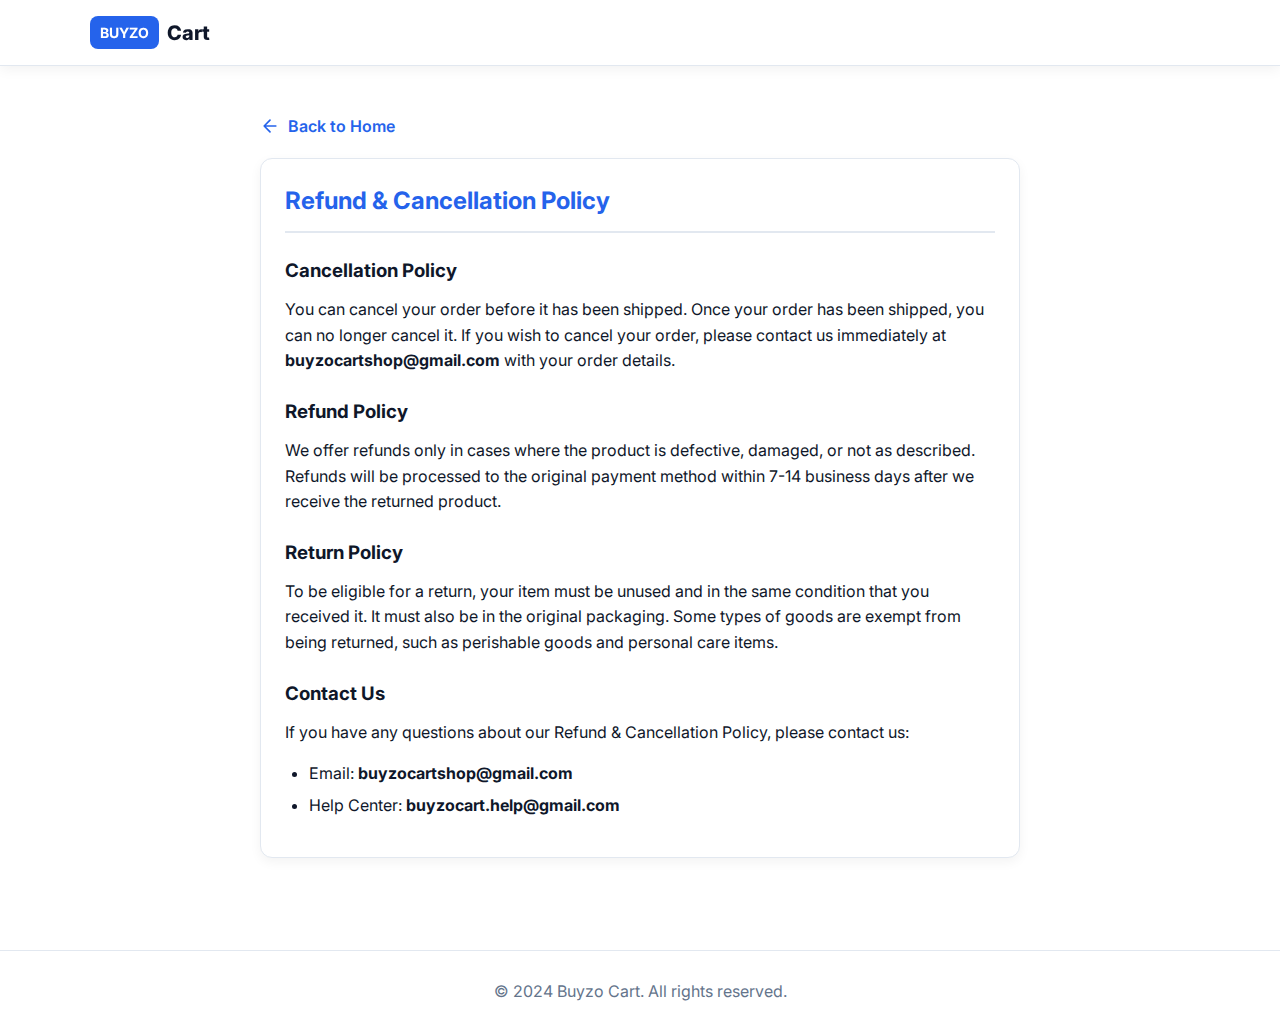
<file: refund.html>
<!DOCTYPE html>
<html lang="en">
<head>
  <meta charset="utf-8" />
  <meta name="viewport" content="width=device-width,initial-scale=1" />
  <title>Refund & Cancellation Policy - Buyzocart Shop</title>
  <link rel="icon" type="image/png" href="favicon.png">
  <link rel="icon" type="image/png" sizes="32x32" href="favicon-32.png">
  <link rel="icon" type="image/png" sizes="48x48" href="favicon-48.png">
  <link rel="apple-touch-icon" sizes="180x180" href="favicon-180.png">
  <link rel="icon" type="image/png" sizes="512x512" href="favicon-512.png">
  <meta name="description" content="Buyzo Cart Refund & Cancellation Policy - Learn about our return and refund procedures."/>
  <meta name="robots" content="index, follow">
  <link rel="canonical" href="https://buyzocartshop.com/refund.html">
  <meta property="og:image" content="https://buyzocartshop.com/logo.png">
  <link rel="preconnect" href="https://fonts.googleapis.com">
  <link rel="preconnect" href="https://fonts.gstatic.com" crossorigin>
  <link href="https://fonts.googleapis.com/css2?family=Inter:wght@300;400;500;600;700&display=swap" rel="stylesheet">
  <style>
    /* Same CSS as privacy.html */
    :root {
      --bg: #ffffff;
      --card: #ffffff;
      --accent: #2563eb;
      --accent-hover: #1d4ed8;
      --muted: #64748b;
      --muted-light: #94a3b8;
      --success: #22c55e;
      --error: #ef4444;
      --shadow: 0 4px 12px rgba(0, 0, 0, 0.05);
      --shadow-hover: 0 6px 16px rgba(0, 0, 0, 0.08);
      --ring: #dbeafe;
      --ink: #0f172a;
      --ink-2: #334155;
      --border: #e2e8f0;
      --radius: 12px;
      --transition: all 0.3s ease;
    }

    [data-theme="dark"] {
      --bg: #0f172a;
      --card: #1e293b;
      --accent: #3b82f6;
      --accent-hover: #2563eb;
      --muted: #94a3b8;
      --muted-light: #64748b;
      --success: #22c55e;
      --error: #ef4444;
      --shadow: 0 4px 12px rgba(0, 0, 0, 0.2);
      --shadow-hover: 0 6px 16px rgba(0, 0, 0, 0.3);
      --ring: #1e3a8a;
      --ink: #f1f5f9;
      --ink-2: #cbd5e1;
      --border: #334155;
    }

    * {
      box-sizing: border-box;
      margin: 0;
      padding: 0;
      -webkit-tap-highlight-color: transparent;
    }

    body {
      font-family: 'Inter', system-ui, -apple-system, BlinkMacSystemFont, 'Segoe UI', Roboto, sans-serif;
      background: var(--bg);
      color: var(--ink);
      line-height: 1.5;
      -webkit-font-smoothing: antialiased;
      -webkit-user-select: none;
      -moz-user-select: none;
      -ms-user-select: none;
      user-select: none;
      transition: var(--transition);
    }

    a {
      color: inherit;
      text-decoration: none;
    }

    .container {
      max-width: 1100px;
      margin: 28px auto;
      padding: 0 20px;
      min-height: 70vh;
    }

    .policy-page {
      padding: 20px;
      max-width: 800px;
      margin: 0 auto;
    }
    
    .policy-content {
      background: var(--card);
      border-radius: var(--radius);
      padding: 24px;
      box-shadow: var(--shadow);
      margin-bottom: 24px;
      border: 1px solid var(--border);
    }
    
    .policy-content h2 {
      margin-top: 0;
      color: var(--accent);
      border-bottom: 2px solid var(--border);
      padding-bottom: 12px;
      margin-bottom: 20px;
    }
    
    .policy-content h3 {
      margin: 24px 0 12px;
      color: var(--ink);
    }
    
    .policy-content p {
      margin-bottom: 16px;
      line-height: 1.6;
    }
    
    .policy-content ul, .policy-content ol {
      margin: 16px 0;
      padding-left: 24px;
    }
    
    .policy-content li {
      margin-bottom: 8px;
    }
    
    .back-button {
      display: inline-flex;
      align-items: center;
      margin-bottom: 20px;
      color: var(--accent);
      font-weight: 600;
      cursor: pointer;
    }
    
    .back-button:hover {
      color: var(--accent-hover);
    }

    header {
      background: var(--card);
      box-shadow: var(--shadow);
      padding: 16px 24px;
      position: sticky;
      top: 0;
      z-index: 50;
      border-bottom: 1px solid var(--border);
      transition: var(--transition);
    }

    .header-inner {
      max-width: 1100px;
      margin: 0 auto;
      display: flex;
      align-items: center;
      gap: 16px;
      justify-content: space-between;
    }

    .brand {
      font-weight: 800;
      color: var(--ink);
      font-size: 20px;
      white-space: nowrap;
      display: flex;
      align-items: center;
      gap: 8px;
      cursor: pointer;
    }

    .brand .chip {
      background: var(--accent);
      color: #fff;
      font-weight: 700;
      padding: 6px 10px;
      border-radius: 8px;
      font-size: 14px;
    }

    footer {
      margin-top: 48px;
      text-align: center;
      color: var(--muted);
      padding: 28px 0;
      border-top: 1px solid var(--border);
      transition: var(--transition);
    }

    .footer-container {
      max-width: 1100px;
      margin: 0 auto;
      padding: 0 20px;
    }

    @media (max-width: 768px) {
      .container {
        padding: 0 16px;
      }
      
      .policy-content {
        padding: 16px;
      }
    }
  </style>
</head>
<body>
  <header>
    <div class="header-inner">
      <div class="brand" onclick="window.location.href='index.html'">
        <span class="chip">BUYZO</span>
        <span>Cart</span>
      </div>
    </div>
  </header>

  <main class="container">
    <div class="policy-page">
      <div class="back-button" onclick="window.location.href='index.html'">
        <svg xmlns="http://www.w3.org/2000/svg" width="20" height="20" viewBox="0 0 24 24" fill="none" stroke="currentColor" stroke-width="2" stroke-linecap="round" stroke-linejoin="round" style="margin-right: 8px;">
          <path d="M19 12H5M12 19l-7-7 7-7"/>
        </svg>
        Back to Home
      </div>
      
      <div class="policy-content">
        <h2>Refund & Cancellation Policy</h2>
        
        <h3>Cancellation Policy</h3>
        <p>You can cancel your order before it has been shipped. Once your order has been shipped, you can no longer cancel it. If you wish to cancel your order, please contact us immediately at <a href="mailto:buyzocartshop@gmail.com"><strong>buyzocartshop@gmail.com</strong></a> with your order details.</p>
        
        <h3>Refund Policy</h3>
        <p>We offer refunds only in cases where the product is defective, damaged, or not as described. Refunds will be processed to the original payment method within 7-14 business days after we receive the returned product.</p>
        
        <h3>Return Policy</h3>
        <p>To be eligible for a return, your item must be unused and in the same condition that you received it. It must also be in the original packaging. Some types of goods are exempt from being returned, such as perishable goods and personal care items.</p>
        
        <h3>Contact Us</h3>
        <p>If you have any questions about our Refund & Cancellation Policy, please contact us:</p>
        <ul>
          <li>Email: <a href="mailto:buyzocartshop@gmail.com"><strong>buyzocartshop@gmail.com</strong></a></li>
          <li>Help Center: <a href="mailto:buyzocart.help@gmail.com"><strong>buyzocart.help@gmail.com</strong></a></li>
        </ul>
      </div>
    </div>
  </main>

  <footer>
    <div class="footer-container">
      <div class="copyright">
        &copy; 2024 Buyzo Cart. All rights reserved.
      </div>
    </div>
  </footer>
</body>
</html>
</file>
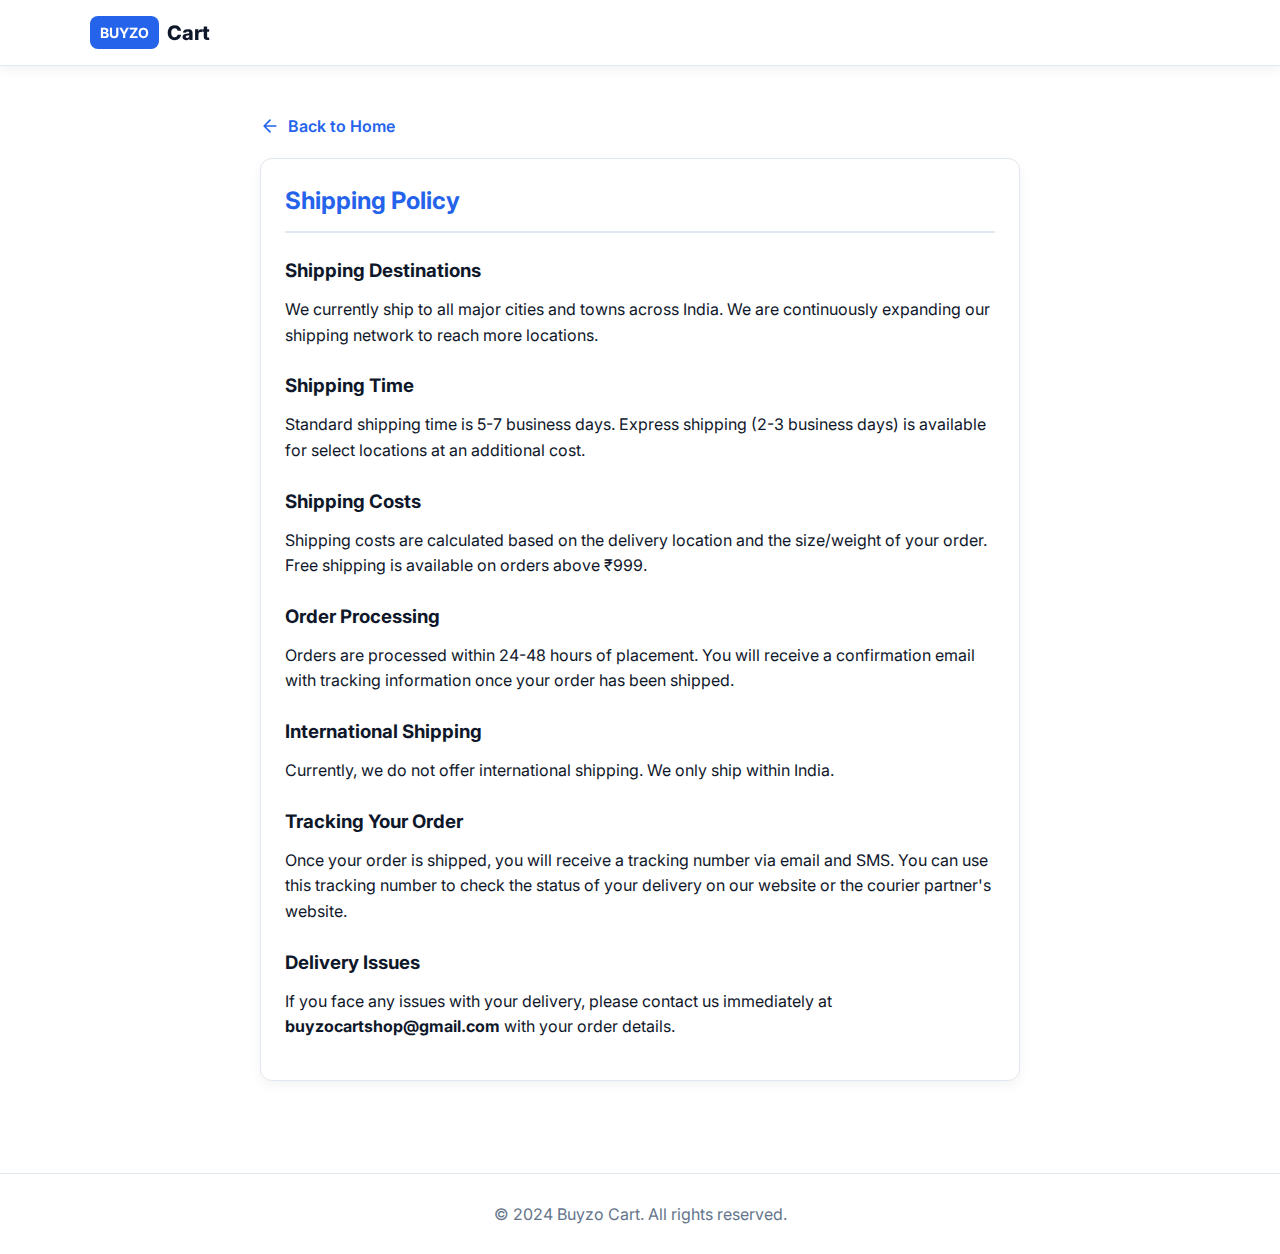
<file: shipping.html>
<!DOCTYPE html>
<html lang="en">
<head>
  <meta charset="utf-8" />
  <meta name="viewport" content="width=device-width,initial-scale=1" />
  <title>Shipping Policy - Buyzocart Shop</title>
  <link rel="icon" type="image/png" href="favicon.png">
  <link rel="icon" type="image/png" sizes="32x32" href="favicon-32.png">
  <link rel="icon" type="image/png" sizes="48x48" href="favicon-48.png">
  <link rel="apple-touch-icon" sizes="180x180" href="favicon-180.png">
  <link rel="icon" type="image/png" sizes="512x512" href="favicon-512.png">
  <meta name="description" content="Buyzo Cart Shipping Policy - Learn about our delivery times and shipping methods."/>
  <meta name="robots" content="index, follow">
  <link rel="canonical" href="https://buyzocartshop.com/shipping.html">
  <meta property="og:image" content="https://buyzocartshop.com/logo.png">
  <link rel="preconnect" href="https://fonts.googleapis.com">
  <link rel="preconnect" href="https://fonts.gstatic.com" crossorigin>
  <link href="https://fonts.googleapis.com/css2?family=Inter:wght@300;400;500;600;700&display=swap" rel="stylesheet">
  <style>
    /* Same CSS as privacy.html */
    :root {
      --bg: #ffffff;
      --card: #ffffff;
      --accent: #2563eb;
      --accent-hover: #1d4ed8;
      --muted: #64748b;
      --muted-light: #94a3b8;
      --success: #22c55e;
      --error: #ef4444;
      --shadow: 0 4px 12px rgba(0, 0, 0, 0.05);
      --shadow-hover: 0 6px 16px rgba(0, 0, 0, 0.08);
      --ring: #dbeafe;
      --ink: #0f172a;
      --ink-2: #334155;
      --border: #e2e8f0;
      --radius: 12px;
      --transition: all 0.3s ease;
    }

    [data-theme="dark"] {
      --bg: #0f172a;
      --card: #1e293b;
      --accent: #3b82f6;
      --accent-hover: #2563eb;
      --muted: #94a3b8;
      --muted-light: #64748b;
      --success: #22c55e;
      --error: #ef4444;
      --shadow: 0 4px 12px rgba(0, 0, 0, 0.2);
      --shadow-hover: 0 6px 16px rgba(0, 0, 0, 0.3);
      --ring: #1e3a8a;
      --ink: #f1f5f9;
      --ink-2: #cbd5e1;
      --border: #334155;
    }

    * {
      box-sizing: border-box;
      margin: 0;
      padding: 0;
      -webkit-tap-highlight-color: transparent;
    }

    body {
      font-family: 'Inter', system-ui, -apple-system, BlinkMacSystemFont, 'Segoe UI', Roboto, sans-serif;
      background: var(--bg);
      color: var(--ink);
      line-height: 1.5;
      -webkit-font-smoothing: antialiased;
      -webkit-user-select: none;
      -moz-user-select: none;
      -ms-user-select: none;
      user-select: none;
      transition: var(--transition);
    }

    a {
      color: inherit;
      text-decoration: none;
    }

    .container {
      max-width: 1100px;
      margin: 28px auto;
      padding: 0 20px;
      min-height: 70vh;
    }

    .policy-page {
      padding: 20px;
      max-width: 800px;
      margin: 0 auto;
    }
    
    .policy-content {
      background: var(--card);
      border-radius: var(--radius);
      padding: 24px;
      box-shadow: var(--shadow);
      margin-bottom: 24px;
      border: 1px solid var(--border);
    }
    
    .policy-content h2 {
      margin-top: 0;
      color: var(--accent);
      border-bottom: 2px solid var(--border);
      padding-bottom: 12px;
      margin-bottom: 20px;
    }
    
    .policy-content h3 {
      margin: 24px 0 12px;
      color: var(--ink);
    }
    
    .policy-content p {
      margin-bottom: 16px;
      line-height: 1.6;
    }
    
    .policy-content ul, .policy-content ol {
      margin: 16px 0;
      padding-left: 24px;
    }
    
    .policy-content li {
      margin-bottom: 8px;
    }
    
    .back-button {
      display: inline-flex;
      align-items: center;
      margin-bottom: 20px;
      color: var(--accent);
      font-weight: 600;
      cursor: pointer;
    }
    
    .back-button:hover {
      color: var(--accent-hover);
    }

    header {
      background: var(--card);
      box-shadow: var(--shadow);
      padding: 16px 24px;
      position: sticky;
      top: 0;
      z-index: 50;
      border-bottom: 1px solid var(--border);
      transition: var(--transition);
    }

    .header-inner {
      max-width: 1100px;
      margin: 0 auto;
      display: flex;
      align-items: center;
      gap: 16px;
      justify-content: space-between;
    }

    .brand {
      font-weight: 800;
      color: var(--ink);
      font-size: 20px;
      white-space: nowrap;
      display: flex;
      align-items: center;
      gap: 8px;
      cursor: pointer;
    }

    .brand .chip {
      background: var(--accent);
      color: #fff;
      font-weight: 700;
      padding: 6px 10px;
      border-radius: 8px;
      font-size: 14px;
    }

    footer {
      margin-top: 48px;
      text-align: center;
      color: var(--muted);
      padding: 28px 0;
      border-top: 1px solid var(--border);
      transition: var(--transition);
    }

    .footer-container {
      max-width: 1100px;
      margin: 0 auto;
      padding: 0 20px;
    }

    @media (max-width: 768px) {
      .container {
        padding: 0 16px;
      }
      
      .policy-content {
        padding: 16px;
      }
    }
  </style>
</head>
<body>
  <header>
    <div class="header-inner">
      <div class="brand" onclick="window.location.href='index.html'">
        <span class="chip">BUYZO</span>
        <span>Cart</span>
      </div>
    </div>
  </header>

  <main class="container">
    <div class="policy-page">
      <div class="back-button" onclick="window.location.href='index.html'">
        <svg xmlns="http://www.w3.org/2000/svg" width="20" height="20" viewBox="0 0 24 24" fill="none" stroke="currentColor" stroke-width="2" stroke-linecap="round" stroke-linejoin="round" style="margin-right: 8px;">
          <path d="M19 12H5M12 19l-7-7 7-7"/>
        </svg>
        Back to Home
      </div>
      
      <div class="policy-content">
        <h2>Shipping Policy</h2>
        
        <h3>Shipping Destinations</h3>
        <p>We currently ship to all major cities and towns across India. We are continuously expanding our shipping network to reach more locations.</p>
        
        <h3>Shipping Time</h3>
        <p>Standard shipping time is 5-7 business days. Express shipping (2-3 business days) is available for select locations at an additional cost.</p>
        
        <h3>Shipping Costs</h3>
        <p>Shipping costs are calculated based on the delivery location and the size/weight of your order. Free shipping is available on orders above ₹999.</p>
        
        <h3>Order Processing</h3>
        <p>Orders are processed within 24-48 hours of placement. You will receive a confirmation email with tracking information once your order has been shipped.</p>
        
        <h3>International Shipping</h3>
        <p>Currently, we do not offer international shipping. We only ship within India.</p>
        
        <h3>Tracking Your Order</h3>
        <p>Once your order is shipped, you will receive a tracking number via email and SMS. You can use this tracking number to check the status of your delivery on our website or the courier partner's website.</p>
        
        <h3>Delivery Issues</h3>
        <p>If you face any issues with your delivery, please contact us immediately at <a href="mailto:buyzocartshop@gmail.com"><strong>buyzocartshop@gmail.com</strong></a> with your order details.</p>
      </div>
    </div>
  </main>

  <footer>
    <div class="footer-container">
      <div class="copyright">
        &copy; 2024 Buyzo Cart. All rights reserved.
      </div>
    </div>
  </footer>
</body>
</html>
</file>
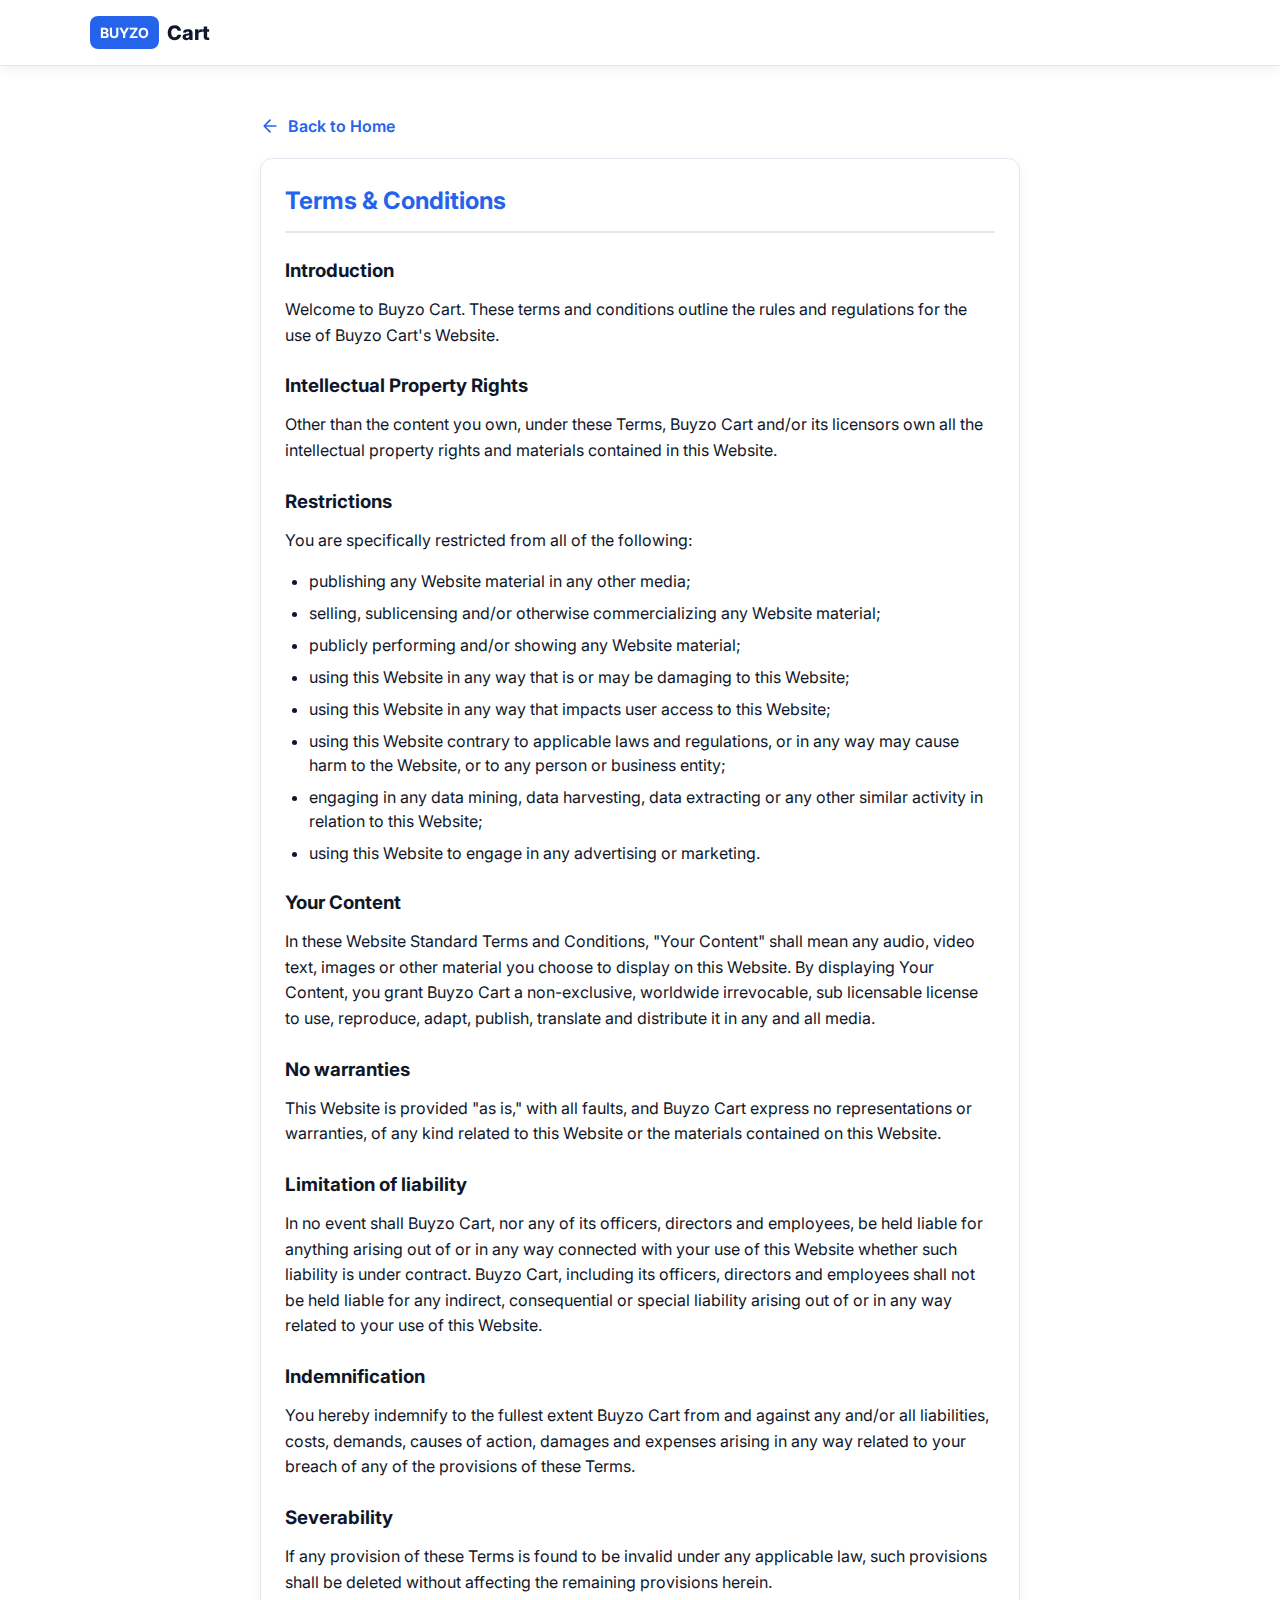
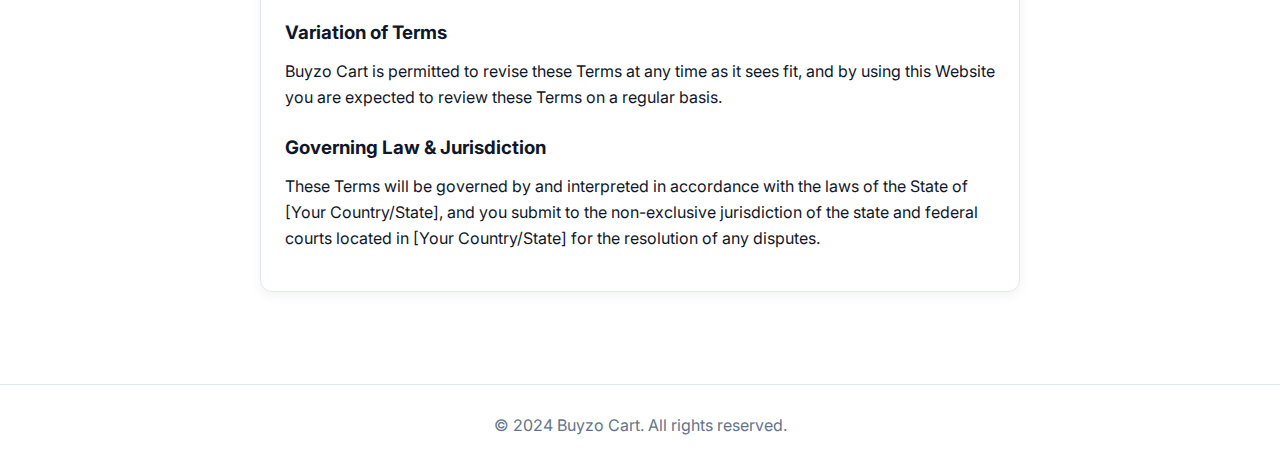
<file: term& condition.html>
<!DOCTYPE html>
<html lang="en">
<head>
  <meta charset="utf-8" />
  <meta name="viewport" content="width=device-width,initial-scale=1" />
  <title>Terms & Conditions - Buyzocart Shop</title>
  <link rel="icon" type="image/png" href="favicon.png">
  <link rel="icon" type="image/png" sizes="32x32" href="favicon-32.png">
  <link rel="icon" type="image/png" sizes="48x48" href="favicon-48.png">
  <link rel="apple-touch-icon" sizes="180x180" href="favicon-180.png">
  <link rel="icon" type="image/png" sizes="512x512" href="favicon-512.png">
  <meta name="description" content="Buyzo Cart Terms & Conditions - Read our terms of service and user agreement."/>
  <meta name="robots" content="index, follow">
  <link rel="canonical" href="https://buyzocartshop.com/terms.html">
  <meta property="og:image" content="https://buyzocartshop.com/logo.png">
  <link rel="preconnect" href="https://fonts.googleapis.com">
  <link rel="preconnect" href="https://fonts.gstatic.com" crossorigin>
  <link href="https://fonts.googleapis.com/css2?family=Inter:wght@300;400;500;600;700&display=swap" rel="stylesheet">
  <style>
    /* Same CSS as privacy.html */
    :root {
      --bg: #ffffff;
      --card: #ffffff;
      --accent: #2563eb;
      --accent-hover: #1d4ed8;
      --muted: #64748b;
      --muted-light: #94a3b8;
      --success: #22c55e;
      --error: #ef4444;
      --shadow: 0 4px 12px rgba(0, 0, 0, 0.05);
      --shadow-hover: 0 6px 16px rgba(0, 0, 0, 0.08);
      --ring: #dbeafe;
      --ink: #0f172a;
      --ink-2: #334155;
      --border: #e2e8f0;
      --radius: 12px;
      --transition: all 0.3s ease;
    }

    [data-theme="dark"] {
      --bg: #0f172a;
      --card: #1e293b;
      --accent: #3b82f6;
      --accent-hover: #2563eb;
      --muted: #94a3b8;
      --muted-light: #64748b;
      --success: #22c55e;
      --error: #ef4444;
      --shadow: 0 4px 12px rgba(0, 0, 0, 0.2);
      --shadow-hover: 0 6px 16px rgba(0, 0, 0, 0.3);
      --ring: #1e3a8a;
      --ink: #f1f5f9;
      --ink-2: #cbd5e1;
      --border: #334155;
    }

    * {
      box-sizing: border-box;
      margin: 0;
      padding: 0;
      -webkit-tap-highlight-color: transparent;
    }

    body {
      font-family: 'Inter', system-ui, -apple-system, BlinkMacSystemFont, 'Segoe UI', Roboto, sans-serif;
      background: var(--bg);
      color: var(--ink);
      line-height: 1.5;
      -webkit-font-smoothing: antialiased;
      -webkit-user-select: none;
      -moz-user-select: none;
      -ms-user-select: none;
      user-select: none;
      transition: var(--transition);
    }

    a {
      color: inherit;
      text-decoration: none;
    }

    .container {
      max-width: 1100px;
      margin: 28px auto;
      padding: 0 20px;
      min-height: 70vh;
    }

    .policy-page {
      padding: 20px;
      max-width: 800px;
      margin: 0 auto;
    }
    
    .policy-content {
      background: var(--card);
      border-radius: var(--radius);
      padding: 24px;
      box-shadow: var(--shadow);
      margin-bottom: 24px;
      border: 1px solid var(--border);
    }
    
    .policy-content h2 {
      margin-top: 0;
      color: var(--accent);
      border-bottom: 2px solid var(--border);
      padding-bottom: 12px;
      margin-bottom: 20px;
    }
    
    .policy-content h3 {
      margin: 24px 0 12px;
      color: var(--ink);
    }
    
    .policy-content p {
      margin-bottom: 16px;
      line-height: 1.6;
    }
    
    .policy-content ul, .policy-content ol {
      margin: 16px 0;
      padding-left: 24px;
    }
    
    .policy-content li {
      margin-bottom: 8px;
    }
    
    .back-button {
      display: inline-flex;
      align-items: center;
      margin-bottom: 20px;
      color: var(--accent);
      font-weight: 600;
      cursor: pointer;
    }
    
    .back-button:hover {
      color: var(--accent-hover);
    }

    header {
      background: var(--card);
      box-shadow: var(--shadow);
      padding: 16px 24px;
      position: sticky;
      top: 0;
      z-index: 50;
      border-bottom: 1px solid var(--border);
      transition: var(--transition);
    }

    .header-inner {
      max-width: 1100px;
      margin: 0 auto;
      display: flex;
      align-items: center;
      gap: 16px;
      justify-content: space-between;
    }

    .brand {
      font-weight: 800;
      color: var(--ink);
      font-size: 20px;
      white-space: nowrap;
      display: flex;
      align-items: center;
      gap: 8px;
      cursor: pointer;
    }

    .brand .chip {
      background: var(--accent);
      color: #fff;
      font-weight: 700;
      padding: 6px 10px;
      border-radius: 8px;
      font-size: 14px;
    }

    footer {
      margin-top: 48px;
      text-align: center;
      color: var(--muted);
      padding: 28px 0;
      border-top: 1px solid var(--border);
      transition: var(--transition);
    }

    .footer-container {
      max-width: 1100px;
      margin: 0 auto;
      padding: 0 20px;
    }

    @media (max-width: 768px) {
      .container {
        padding: 0 16px;
      }
      
      .policy-content {
        padding: 16px;
      }
    }
  </style>
</head>
<body>
  <header>
    <div class="header-inner">
      <div class="brand" onclick="window.location.href='index.html'">
        <span class="chip">BUYZO</span>
        <span>Cart</span>
      </div>
    </div>
  </header>

  <main class="container">
    <div class="policy-page">
      <div class="back-button" onclick="window.location.href='index.html'">
        <svg xmlns="http://www.w3.org/2000/svg" width="20" height="20" viewBox="0 0 24 24" fill="none" stroke="currentColor" stroke-width="2" stroke-linecap="round" stroke-linejoin="round" style="margin-right: 8px;">
          <path d="M19 12H5M12 19l-7-7 7-7"/>
        </svg>
        Back to Home
      </div>
      
      <div class="policy-content">
        <h2>Terms & Conditions</h2>
        
        <h3>Introduction</h3>
        <p>Welcome to Buyzo Cart. These terms and conditions outline the rules and regulations for the use of Buyzo Cart's Website.</p>
        
        <h3>Intellectual Property Rights</h3>
        <p>Other than the content you own, under these Terms, Buyzo Cart and/or its licensors own all the intellectual property rights and materials contained in this Website.</p>
        
        <h3>Restrictions</h3>
        <p>You are specifically restricted from all of the following:</p>
        <ul>
          <li>publishing any Website material in any other media;</li>
          <li>selling, sublicensing and/or otherwise commercializing any Website material;</li>
          <li>publicly performing and/or showing any Website material;</li>
          <li>using this Website in any way that is or may be damaging to this Website;</li>
          <li>using this Website in any way that impacts user access to this Website;</li>
          <li>using this Website contrary to applicable laws and regulations, or in any way may cause harm to the Website, or to any person or business entity;</li>
          <li>engaging in any data mining, data harvesting, data extracting or any other similar activity in relation to this Website;</li>
          <li>using this Website to engage in any advertising or marketing.</li>
        </ul>
        
        <h3>Your Content</h3>
        <p>In these Website Standard Terms and Conditions, "Your Content" shall mean any audio, video text, images or other material you choose to display on this Website. By displaying Your Content, you grant Buyzo Cart a non-exclusive, worldwide irrevocable, sub licensable license to use, reproduce, adapt, publish, translate and distribute it in any and all media.</p>
        
        <h3>No warranties</h3>
        <p>This Website is provided "as is," with all faults, and Buyzo Cart express no representations or warranties, of any kind related to this Website or the materials contained on this Website.</p>
        
        <h3>Limitation of liability</h3>
        <p>In no event shall Buyzo Cart, nor any of its officers, directors and employees, be held liable for anything arising out of or in any way connected with your use of this Website whether such liability is under contract. Buyzo Cart, including its officers, directors and employees shall not be held liable for any indirect, consequential or special liability arising out of or in any way related to your use of this Website.</p>
        
        <h3>Indemnification</h3>
        <p>You hereby indemnify to the fullest extent Buyzo Cart from and against any and/or all liabilities, costs, demands, causes of action, damages and expenses arising in any way related to your breach of any of the provisions of these Terms.</p>
        
        <h3>Severability</h3>
        <p>If any provision of these Terms is found to be invalid under any applicable law, such provisions shall be deleted without affecting the remaining provisions herein.</p>
        
        <h3>Variation of Terms</h3>
        <p>Buyzo Cart is permitted to revise these Terms at any time as it sees fit, and by using this Website you are expected to review these Terms on a regular basis.</p>
        
        <h3>Governing Law & Jurisdiction</h3>
        <p>These Terms will be governed by and interpreted in accordance with the laws of the State of [Your Country/State], and you submit to the non-exclusive jurisdiction of the state and federal courts located in [Your Country/State] for the resolution of any disputes.</p>
      </div>
    </div>
  </main>

  <footer>
    <div class="footer-container">
      <div class="copyright">
        &copy; 2024 Buyzo Cart. All rights reserved.
      </div>
    </div>
  </footer>
</body>
</html>
</file>
